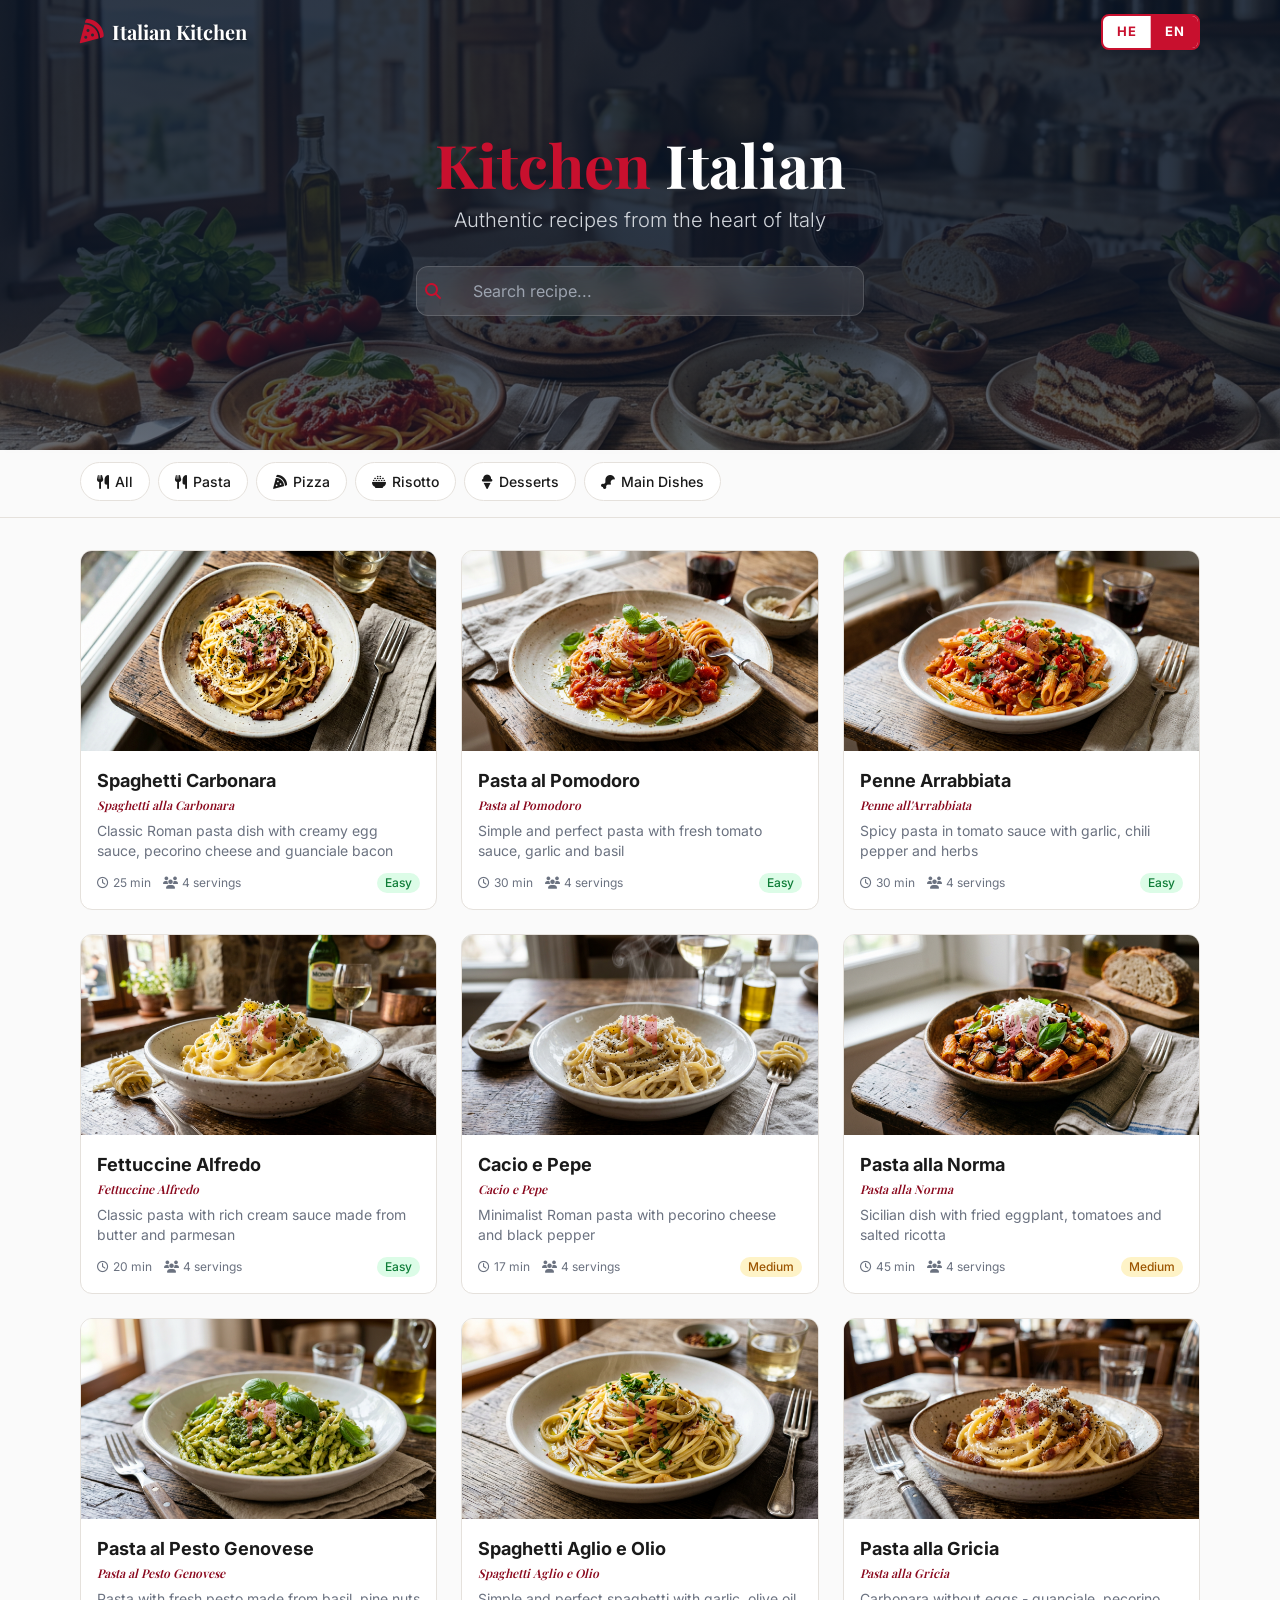
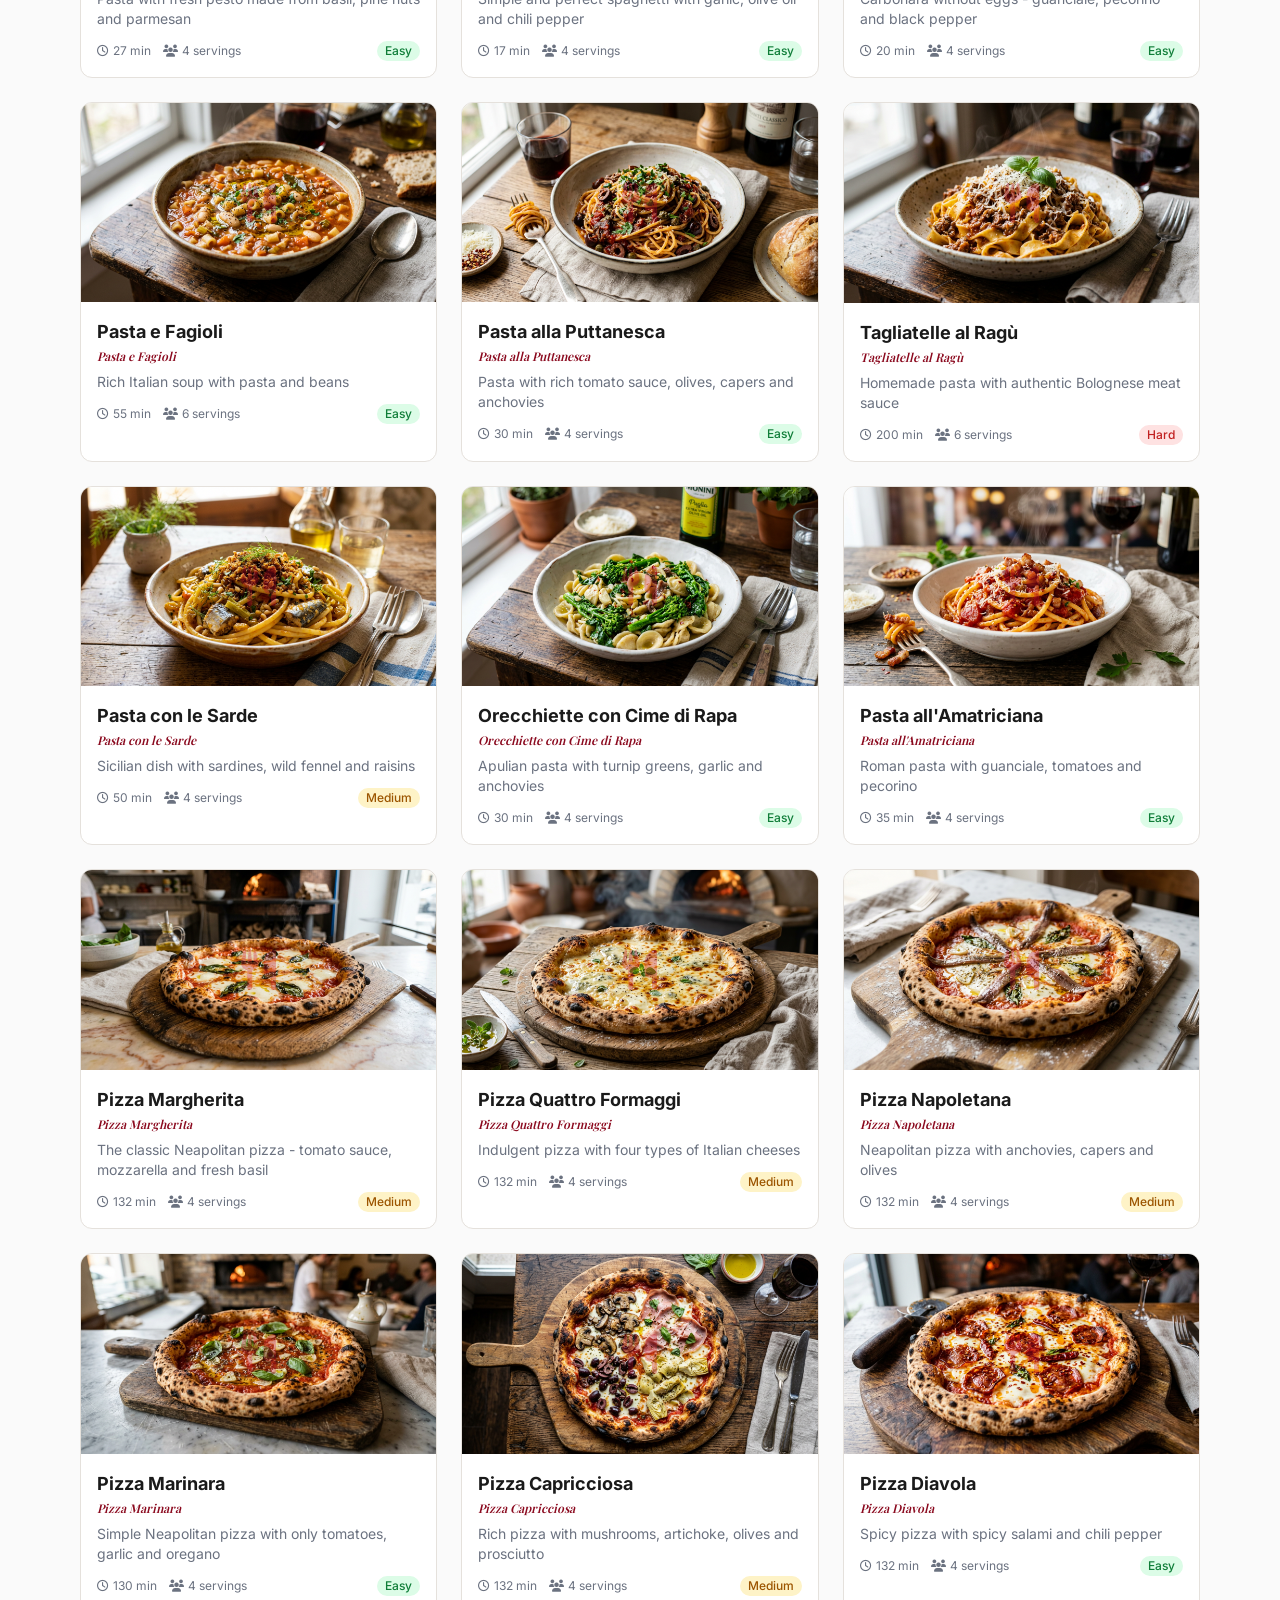
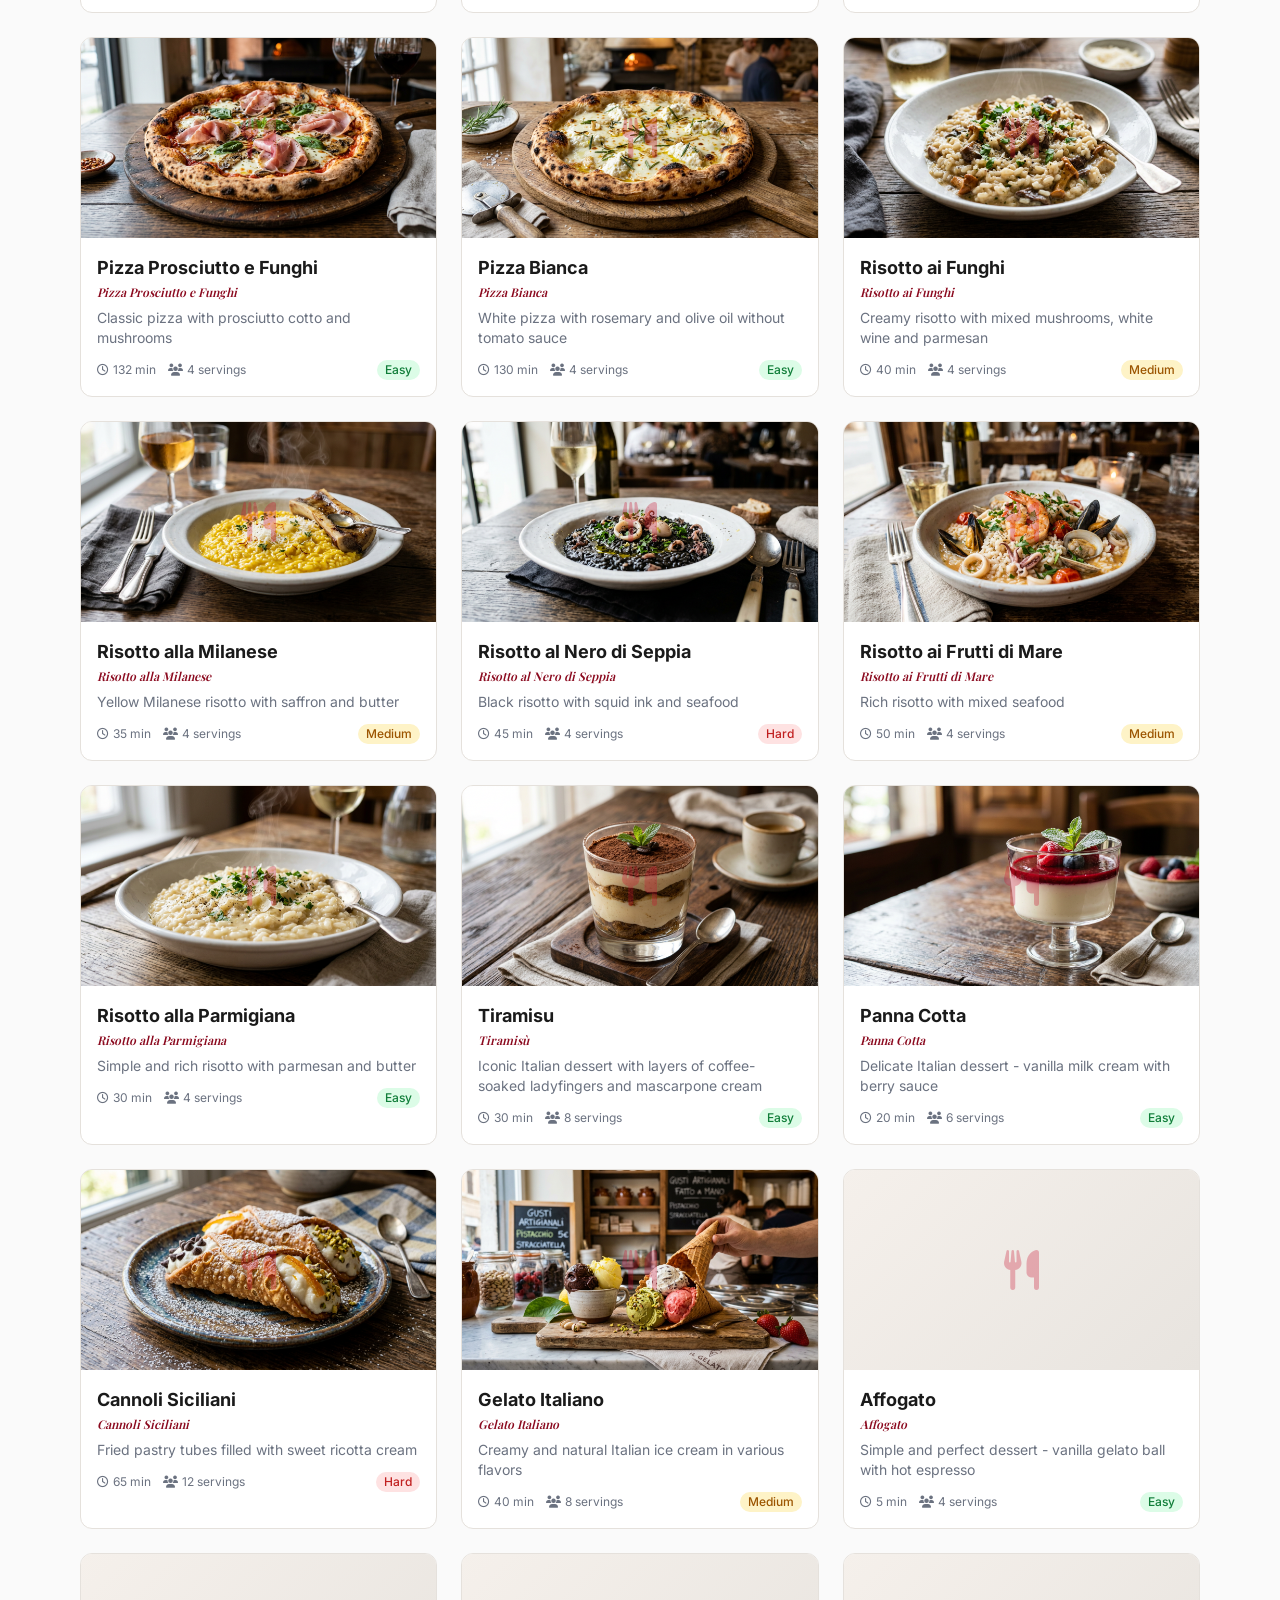
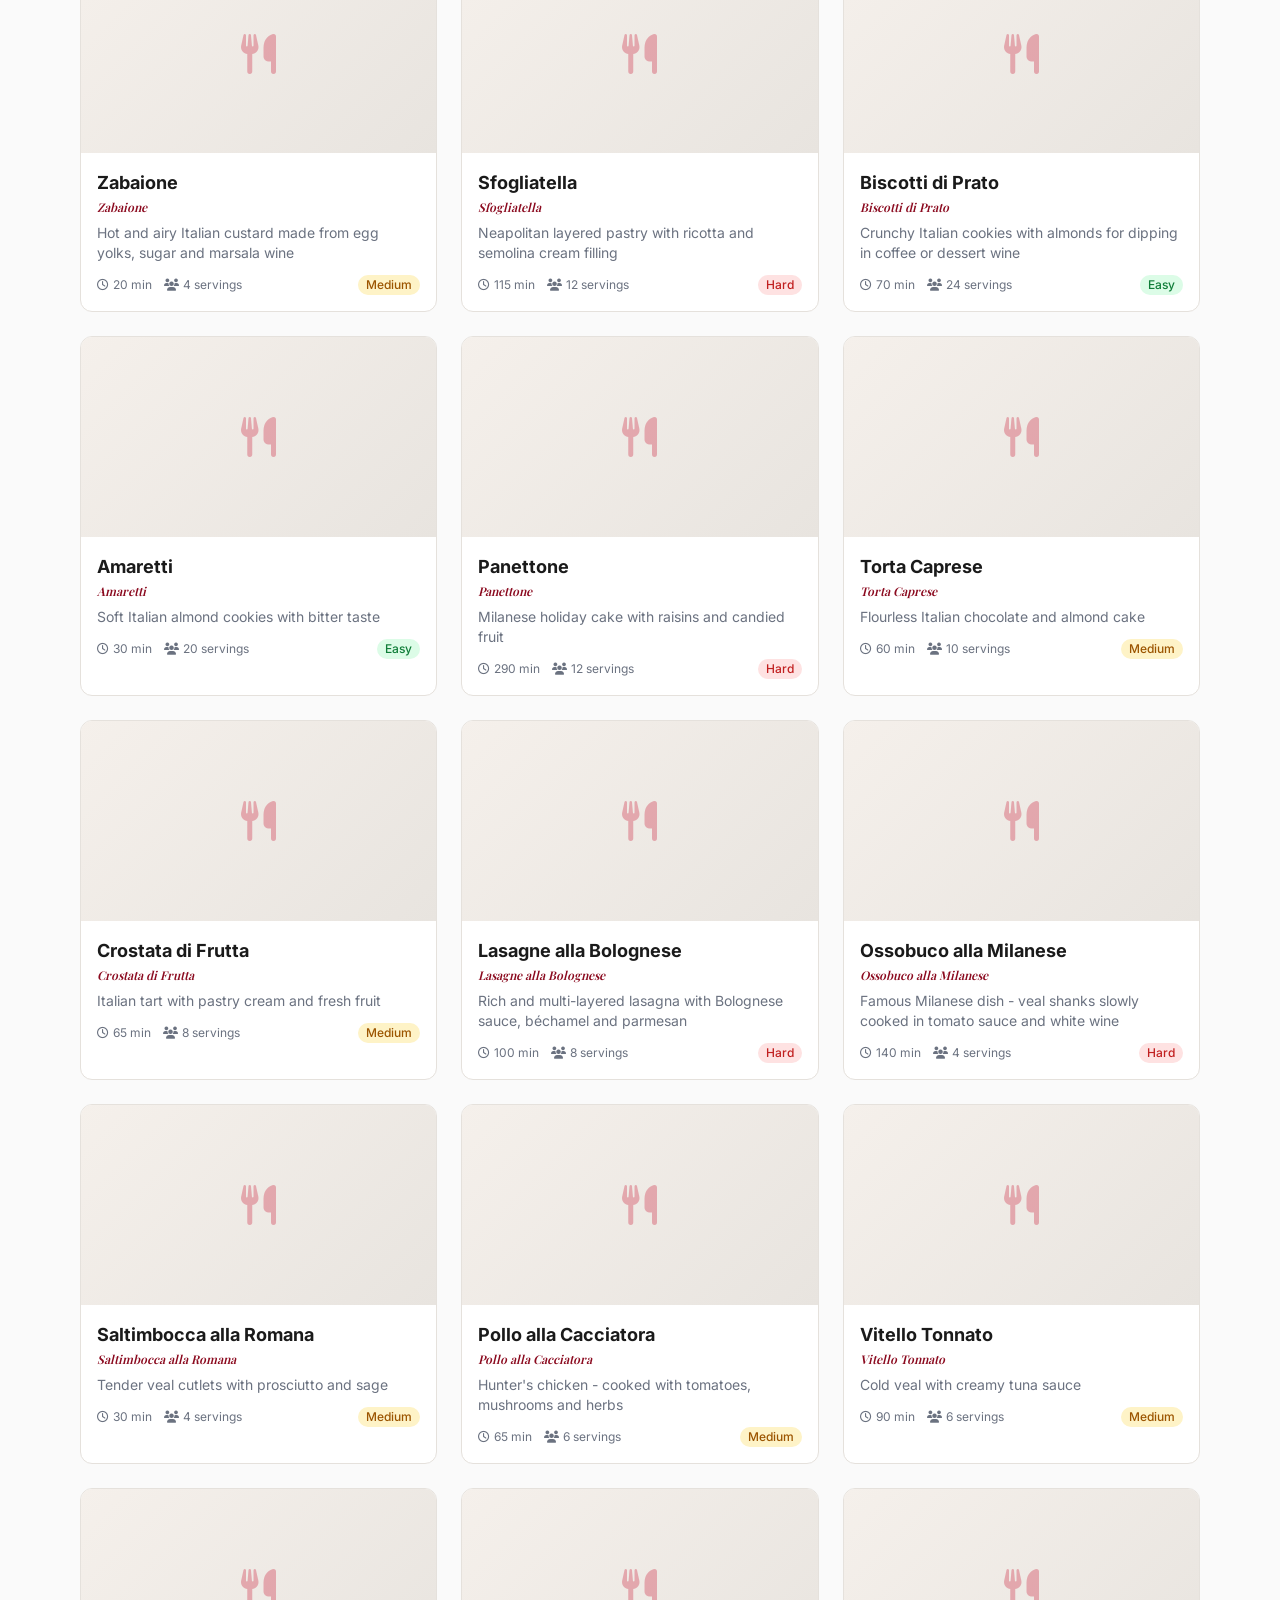
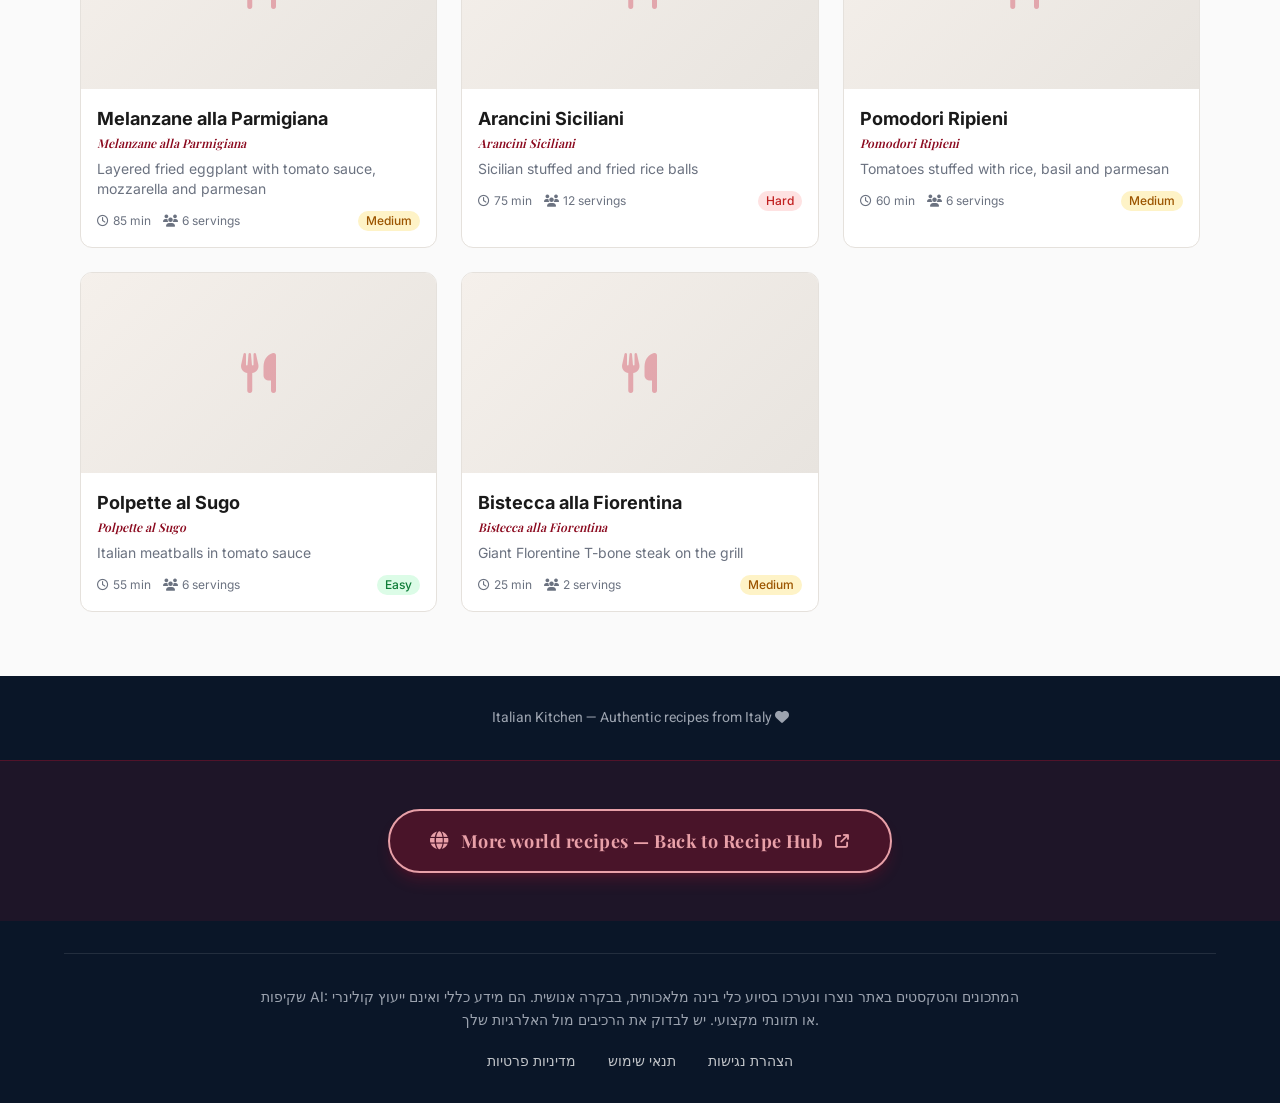
<file: index.html>
<!DOCTYPE html>
<html lang="he" dir="rtl">
<head>
    <meta charset="UTF-8">
    <meta name="viewport" content="width=device-width, initial-scale=1.0">
    <meta name="description" content="המטבח האיטלקי — מתכונים אותנטיים מאיטלקי, בעברית.">
    <meta property="og:title" content="המטבח האיטלקי">
    <meta property="og:description" content="מתכונים אותנטיים מהלב של איטליה">
    <meta property="og:type" content="website">
    <!-- Security policy declared before any resource so it governs them all.
         style-src allows 'unsafe-inline' for Tailwind-generated styles only.
         frame-ancestors / X-Content-Type-Options need real headers, which
         GitHub Pages cannot set - see governance/risk-register.md -->
    <meta http-equiv="Content-Security-Policy" content="default-src 'self'; script-src 'self'; style-src 'self' 'unsafe-inline'; img-src 'self' data:; font-src 'self'; connect-src 'self'; base-uri 'self'; form-action 'self'">
    <meta name="referrer" content="strict-origin-when-cross-origin">

    <!-- Self-hosted assets: zero third-party requests. See governance/data-map.md -->
    <link rel="stylesheet" href="assets/css/tailwind.css">
    <link rel="stylesheet" href="assets/fonts/fonts.css">
    <link rel="stylesheet" href="assets/vendor/fontawesome/fontawesome.min.css">
    <title>המטבח האיטלקי — מתכונים אותנטיים</title>

    <!-- Google Fonts -->
    <!-- Font Awesome -->
    <!-- Custom Styles -->
    <link rel="stylesheet" href="css/style.css">
</head>
<body class="bg-it-cream font-heebo text-it-charcoal min-h-screen">

    <a href="#main" class="skip-link" data-en="Skip to main content" data-he="דלג לתוכן העיקרי">דלג לתוכן העיקרי</a>

    <!-- Header -->
    <header id="app-header" class="fixed top-0 right-0 left-0 z-50 transition-all duration-200">
        <div class="max-w-6xl mx-auto px-4 h-16 md:h-18 flex items-center justify-between">
            <a href="#/" id="header-logo" class="flex items-center gap-2">
                <span class="text-it-primary text-2xl"><i class="fas fa-pizza-slice"></i></span>
                <span class="font-playfair font-bold text-lg md:text-xl text-it-charcoal">המטבח האיטלקי</span>
            </a>
            <div class="flex items-center gap-3">
                <!-- Language Switcher -->
                <div class="language-switcher">
                    <button class="lang-btn active" data-lang="he">HE</button>
                    <button class="lang-btn" data-lang="en">EN</button>
                </div>
                <!-- Back Button -->
                <button id="back-btn" class="hidden items-center gap-2 text-it-charcoal hover:text-it-primary transition-colors text-sm font-medium">
                    <span>חזרה למתכונים</span>
                    <i class="fas fa-arrow-left"></i>
                </button>
            </div>
        </div>
    </header>

    <!-- Main Content -->
    <main id="main">
        <!-- Home View -->
        <div id="home-view">
            <!-- Hero Section -->
            <section id="hero" class="home-hero relative flex items-center justify-center text-center overflow-hidden">
                <div class="relative z-10 px-4 w-full max-w-2xl mx-auto">
                    <h1 class="font-playfair text-4xl md:text-5xl lg:text-6xl font-bold text-white mb-3">
                        המטבח <span class="text-it-primary-light">האיטלקי</span>
                    </h1>
                    <p class="text-gray-300 text-lg md:text-xl mb-8 font-light">
                        מתכונים אותנטיים מהלב של איטליה
                    </p>
                    <!-- Search Bar -->
                    <div class="relative max-w-md mx-auto">
                        <div class="glass-search flex items-center rounded-xl overflow-hidden">
                            <span class="pr-4 pl-2 text-it-primary"><i class="fas fa-search"></i></span>
                            <input
                                id="search-input"
                                type="text"
                                placeholder="חיפוש מתכון..."
                                class="w-full py-3 pl-4 bg-transparent text-white placeholder-gray-400 outline-none text-base"
                            >
                            <button id="search-clear" class="hidden pl-4 pr-2 text-gray-400 hover:text-white transition-colors">
                                <i class="fas fa-times"></i>
                            </button>
                        </div>
                    </div>
                </div>
            </section>

            <!-- Category Filters -->
            <section class="sticky top-16 md:top-18 z-40 bg-it-cream/95 backdrop-blur-sm border-b border-it-border">
                <div class="max-w-6xl mx-auto px-4 py-3">
                    <div id="category-filters" class="flex gap-2 overflow-x-auto pb-1 scrollbar-hide"></div>
                    <div id="result-count" class="text-it-text-secondary text-sm mt-2 hidden"></div>
                </div>
            </section>

            <!-- Recipe Grid -->
            <section class="max-w-6xl mx-auto px-4 py-8">
                <!-- Screen-reader-only: the cards below use h3, so the hierarchy
                     needs an h2 here. Hidden visually; the design is unchanged. -->
                <h2 class="sr-only-heading" data-en="Recipes" data-he="מתכונים">מתכונים</h2>
                <div id="recipe-grid" class="grid gap-6" style="grid-template-columns: repeat(auto-fill, minmax(300px, 1fr));"></div>

                <!-- Empty State -->
                <div id="empty-state" class="hidden text-center py-16">
                    <div class="text-6xl mb-4 text-it-primary opacity-50"><i class="fas fa-search"></i></div>
                    <h3 class="text-xl font-bold text-it-charcoal mb-2">לא נמצאו מתכונים</h3>
                    <p class="text-it-text-secondary mb-4">נסו לשנות את מילות החיפוש או לבחור קטגוריה אחרת</p>
                    <button id="clear-filters-btn" class="px-6 py-2 bg-it-primary text-white rounded-lg hover:bg-it-primary-dark transition-colors font-medium">
                        נקה חיפוש
                    </button>
                </div>

                <!-- Loading State -->
                <div id="loading-state" class="text-center py-16">
                    <div class="spinner mb-4"></div>
                    <p class="text-it-text-secondary">טוען מתכונים...</p>
                </div>
            </section>
        </div>

        <!-- Recipe Detail View -->
        <div id="recipe-view" class="hidden"></div>
    </main>

    <!-- Footer -->
    <footer class="bg-it-navy text-gray-400 py-8 mt-8">
        <div class="max-w-6xl mx-auto px-4 text-center">
            <p class="font-heebo text-sm">
                המטבח האיטלקי — מתכונים אותנטיים מאיטלקי, בעברית
                <span class="text-it-primary mx-1"><i class="fas fa-heart"></i></span>
            </p>
        </div>

        <!-- Back to Hub -->
        <div class="py-12 bg-it-primary/10 border-t border-it-primary/30 mt-8">
            <div class="max-w-6xl mx-auto px-4 text-center">
                <a href="https://robertog62.github.io/recipes-world-hub/" target="_blank" rel="noopener noreferrer"
                   class="inline-flex items-center gap-3 border-2 border-it-primary-light bg-it-primary/25 text-it-primary-light font-playfair font-bold text-base md:text-lg px-10 py-4 rounded-full hover:bg-it-primary-light hover:text-it-navy transition-all duration-300 tracking-wide shadow-lg shadow-it-primary/20">
                    <i class="fa-solid fa-globe text-lg"></i>
                    <span>לעוד מתכוני עולם — חזרה לרכזת המתכונים</span>
                    <i class="fa-solid fa-arrow-up-right-from-square text-sm"></i>
                </a>
            </div>
        </div>

        <div class="max-w-6xl mx-auto px-4 text-center mt-8 pt-8 border-t border-white/10">
            <p class="text-sm leading-relaxed max-w-3xl mx-auto mb-5" class="text-white/75"
               data-en="AI transparency: the recipes and texts on this site were generated and edited with AI tools under human review. They are general guidance, not professional culinary or nutritional advice. Check ingredients against your own allergies."
               data-he="שקיפות AI: המתכונים והטקסטים באתר נוצרו ונערכו בסיוע כלי בינה מלאכותית, בבקרה אנושית. הם מידע כללי ואינם ייעוץ קולינרי או תזונתי מקצועי. יש לבדוק את הרכיבים מול האלרגיות שלך.">שקיפות AI: המתכונים והטקסטים באתר נוצרו ונערכו בסיוע כלי בינה מלאכותית, בבקרה אנושית. הם מידע כללי ואינם ייעוץ קולינרי או תזונתי מקצועי. יש לבדוק את הרכיבים מול האלרגיות שלך.</p>
            <div class="flex flex-wrap justify-center gap-x-8 gap-y-2 text-sm">
                <a href="privacy.html" class="text-white/75 hover:underline" data-en="Privacy Policy" data-he="מדיניות פרטיות">מדיניות פרטיות</a>
                <a href="terms.html" class="text-white/75 hover:underline" data-en="Terms of Use" data-he="תנאי שימוש">תנאי שימוש</a>
                <a href="accessibility.html" class="text-white/75 hover:underline" data-en="Accessibility" data-he="הצהרת נגישות">הצהרת נגישות</a>
            </div>
        </div>
    </footer>

    <!-- Scripts -->
    <!-- i18n must load first -->
    <script src="js/i18n.js"></script>
    <script src="js/data.js"></script>
    <script src="js/ui.js"></script>
    <script src="js/app.js"></script>
</body>
</html>
</file>
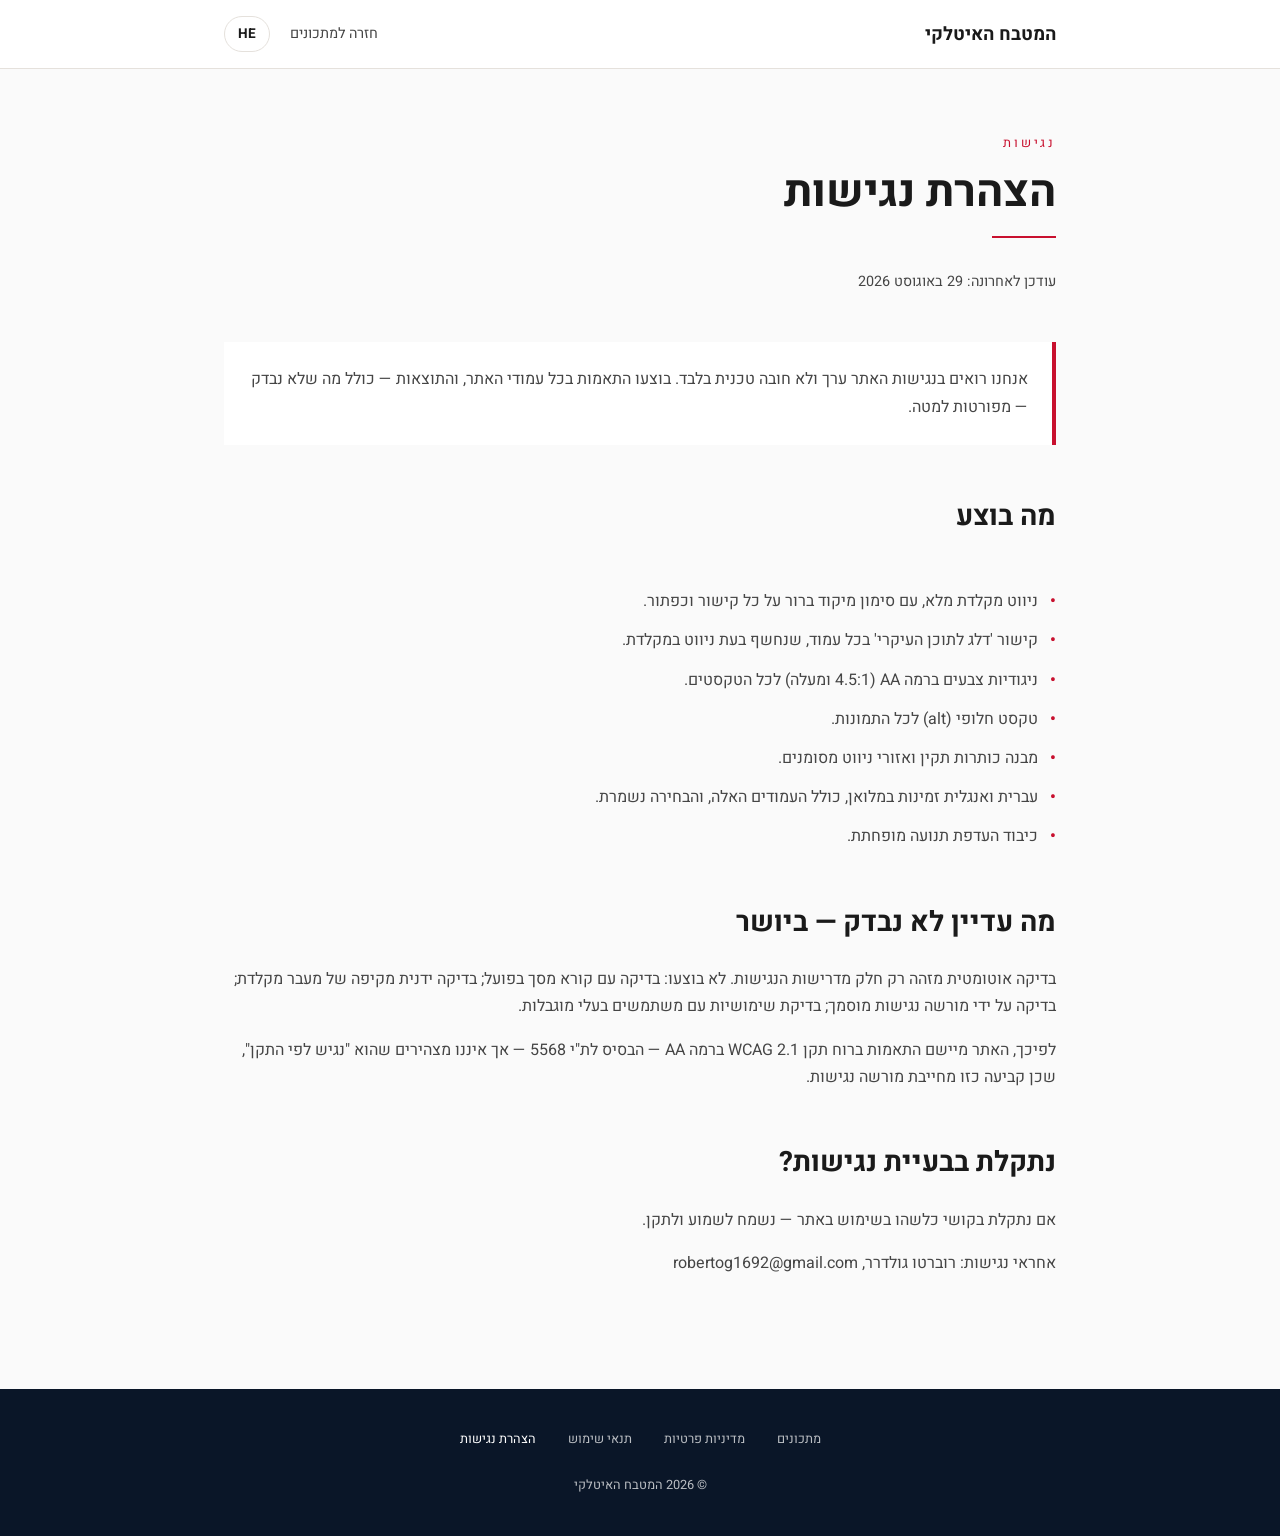
<file: accessibility.html>
<!DOCTYPE html>
<html lang="he" dir="rtl">
<head>
    <meta charset="UTF-8">
    <meta name="viewport" content="width=device-width, initial-scale=1.0">
    <title data-en="Accessibility Statement | Italian Kitchen" data-he="הצהרת נגישות | המטבח האיטלקי">הצהרת נגישות | המטבח האיטלקי</title>
    <meta name="description" content="הצהרת הנגישות של האתר — מה בוצע ומה לא נבדק.">
    <meta http-equiv="Content-Security-Policy" content="default-src 'self'; script-src 'self'; style-src 'self'; img-src 'self' data:; font-src 'self'; connect-src 'self'; base-uri 'self'; form-action 'self'">
    <meta name="referrer" content="strict-origin-when-cross-origin">
    <link rel="stylesheet" href="assets/fonts/fonts.css">
    <link rel="stylesheet" href="assets/css/policy.css">
</head>
<body class="p-body">

    <a href="#main" class="skip-link" data-en="Skip to main content" data-he="דלג לתוכן העיקרי">דלג לתוכן העיקרי</a>

    <nav class="p-nav" aria-label="ניווט">
        <div class="p-wrap p-nav-in">
            <a href="index.html" class="p-logo" data-en="Italian Kitchen" data-he="המטבח האיטלקי">המטבח האיטלקי</a>
            <div class="p-navlinks">
                <a href="index.html" class="p-back" data-en="Back to recipes" data-he="חזרה למתכונים">חזרה למתכונים</a>
                <button id="langToggle" type="button" class="p-langbtn"><span id="langLabel">HE</span></button>
            </div>
        </div>
    </nav>

    <main id="main">
        <div class="p-wrap">
            <p class="p-eyebrow" data-en="Accessibility" data-he="נגישות">נגישות</p>
            <h1 data-en="Accessibility Statement" data-he="הצהרת נגישות">הצהרת נגישות</h1>
            <div class="p-rule"></div>
            <p class="p-updated" data-en="Last updated: 29 August 2026" data-he="עודכן לאחרונה: 29 באוגוסט 2026">עודכן לאחרונה: 29 באוגוסט 2026</p>

        <div class="p-callout"><p data-en="Accessibility here is treated as something worth doing, not a box to tick. Adjustments were made across the site, and the results - including what was not tested - are set out below." data-he="אנחנו רואים בנגישות האתר ערך ולא חובה טכנית בלבד. בוצעו התאמות בכל עמודי האתר, והתוצאות — כולל מה שלא נבדק — מפורטות למטה.">Accessibility here is treated as something worth doing, not a box to tick. Adjustments were made across the site, and the results - including what was not tested - are set out below.</p></div>
        <section>
            <h2 data-en="What was done" data-he="מה בוצע">What was done</h2>
        </section>
        <ul class="p-list">
            <li><span data-en="Full keyboard navigation, with a clear focus indicator on every link and button." data-he="ניווט מקלדת מלא, עם סימון מיקוד ברור על כל קישור וכפתור.">Full keyboard navigation, with a clear focus indicator on every link and button.</span></li>
            <li><span data-en="A 'skip to main content' link on every page, revealed on keyboard focus." data-he="קישור 'דלג לתוכן העיקרי' בכל עמוד, שנחשף בעת ניווט במקלדת.">A 'skip to main content' link on every page, revealed on keyboard focus.</span></li>
            <li><span data-en="Colour contrast at AA level (4.5:1 or better) for all text." data-he="ניגודיות צבעים ברמה AA (4.5:1 ומעלה) לכל הטקסטים.">Colour contrast at AA level (4.5:1 or better) for all text.</span></li>
            <li><span data-en="Alt text on every image." data-he="טקסט חלופי (alt) לכל התמונות.">Alt text on every image.</span></li>
            <li><span data-en="Correct heading hierarchy and landmark regions." data-he="מבנה כותרות תקין ואזורי ניווט מסומנים.">Correct heading hierarchy and landmark regions.</span></li>
            <li><span data-en="Hebrew and English are both fully available, including these pages, and the choice is remembered." data-he="עברית ואנגלית זמינות במלואן, כולל העמודים האלה, והבחירה נשמרת.">Hebrew and English are both fully available, including these pages, and the choice is remembered.</span></li>
            <li><span data-en="Reduced-motion preference is honoured." data-he="כיבוד העדפת תנועה מופחתת.">Reduced-motion preference is honoured.</span></li>
        </ul>
        <section>
            <h2 data-en="What has not been tested - stated honestly" data-he="מה עדיין לא נבדק — ביושר">What has not been tested - stated honestly</h2>
            <p data-en="Automated testing covers only part of the accessibility requirements. Not done: testing with an actual screen reader; a full manual keyboard walkthrough; review by a certified accessibility professional; usability testing with disabled users." data-he="בדיקה אוטומטית מזהה רק חלק מדרישות הנגישות. לא בוצעו: בדיקה עם קורא מסך בפועל; בדיקה ידנית מקיפה של מעבר מקלדת; בדיקה על ידי מורשה נגישות מוסמך; בדיקת שימושיות עם משתמשים בעלי מוגבלות.">Automated testing covers only part of the accessibility requirements. Not done: testing with an actual screen reader; a full manual keyboard walkthrough; review by a certified accessibility professional; usability testing with disabled users.</p>
            <p data-en="Accordingly, the site applies adjustments in the spirit of WCAG 2.1 level AA - the basis for Israeli standard 5568 - but we do not state that it 'conforms to the standard', because that requires a certified accessibility professional." data-he="לפיכך, האתר מיישם התאמות ברוח תקן WCAG 2.1 ברמה AA — הבסיס לת&quot;י 5568 — אך איננו מצהירים שהוא &quot;נגיש לפי התקן&quot;, שכן קביעה כזו מחייבת מורשה נגישות.">Accordingly, the site applies adjustments in the spirit of WCAG 2.1 level AA - the basis for Israeli standard 5568 - but we do not state that it 'conforms to the standard', because that requires a certified accessibility professional.</p>
        </section>
        <section>
            <h2 data-en="Found a problem?" data-he="נתקלת בבעיית נגישות?">Found a problem?</h2>
            <p data-en="If anything here was hard to use, we would like to hear about it and fix it." data-he="אם נתקלת בקושי כלשהו בשימוש באתר — נשמח לשמוע ולתקן.">If anything here was hard to use, we would like to hear about it and fix it.</p>
            <p data-en="Accessibility contact: Roberto Goldreer, robertog1692@gmail.com" data-he="אחראי נגישות: רוברטו גולדרר, robertog1692@gmail.com">Accessibility contact: Roberto Goldreer, robertog1692@gmail.com</p>
        </section>

        </div>
    </main>

    <footer class="p-footer">
        <div class="p-wrap">
            <div class="p-footer-links">
                <a href="index.html" data-en="Recipes" data-he="מתכונים">מתכונים</a>
                <a href="privacy.html" data-en="Privacy Policy" data-he="מדיניות פרטיות">מדיניות פרטיות</a>
                <a href="terms.html" data-en="Terms of Use" data-he="תנאי שימוש">תנאי שימוש</a>
                <a href="accessibility.html" aria-current="page" data-en="Accessibility" data-he="הצהרת נגישות">הצהרת נגישות</a>
            </div>
            <p class="p-copy">&copy; 2026 המטבח האיטלקי</p>
        </div>
    </footer>

    <script src="assets/js/policy.js"></script>
</body>
</html>
</file>
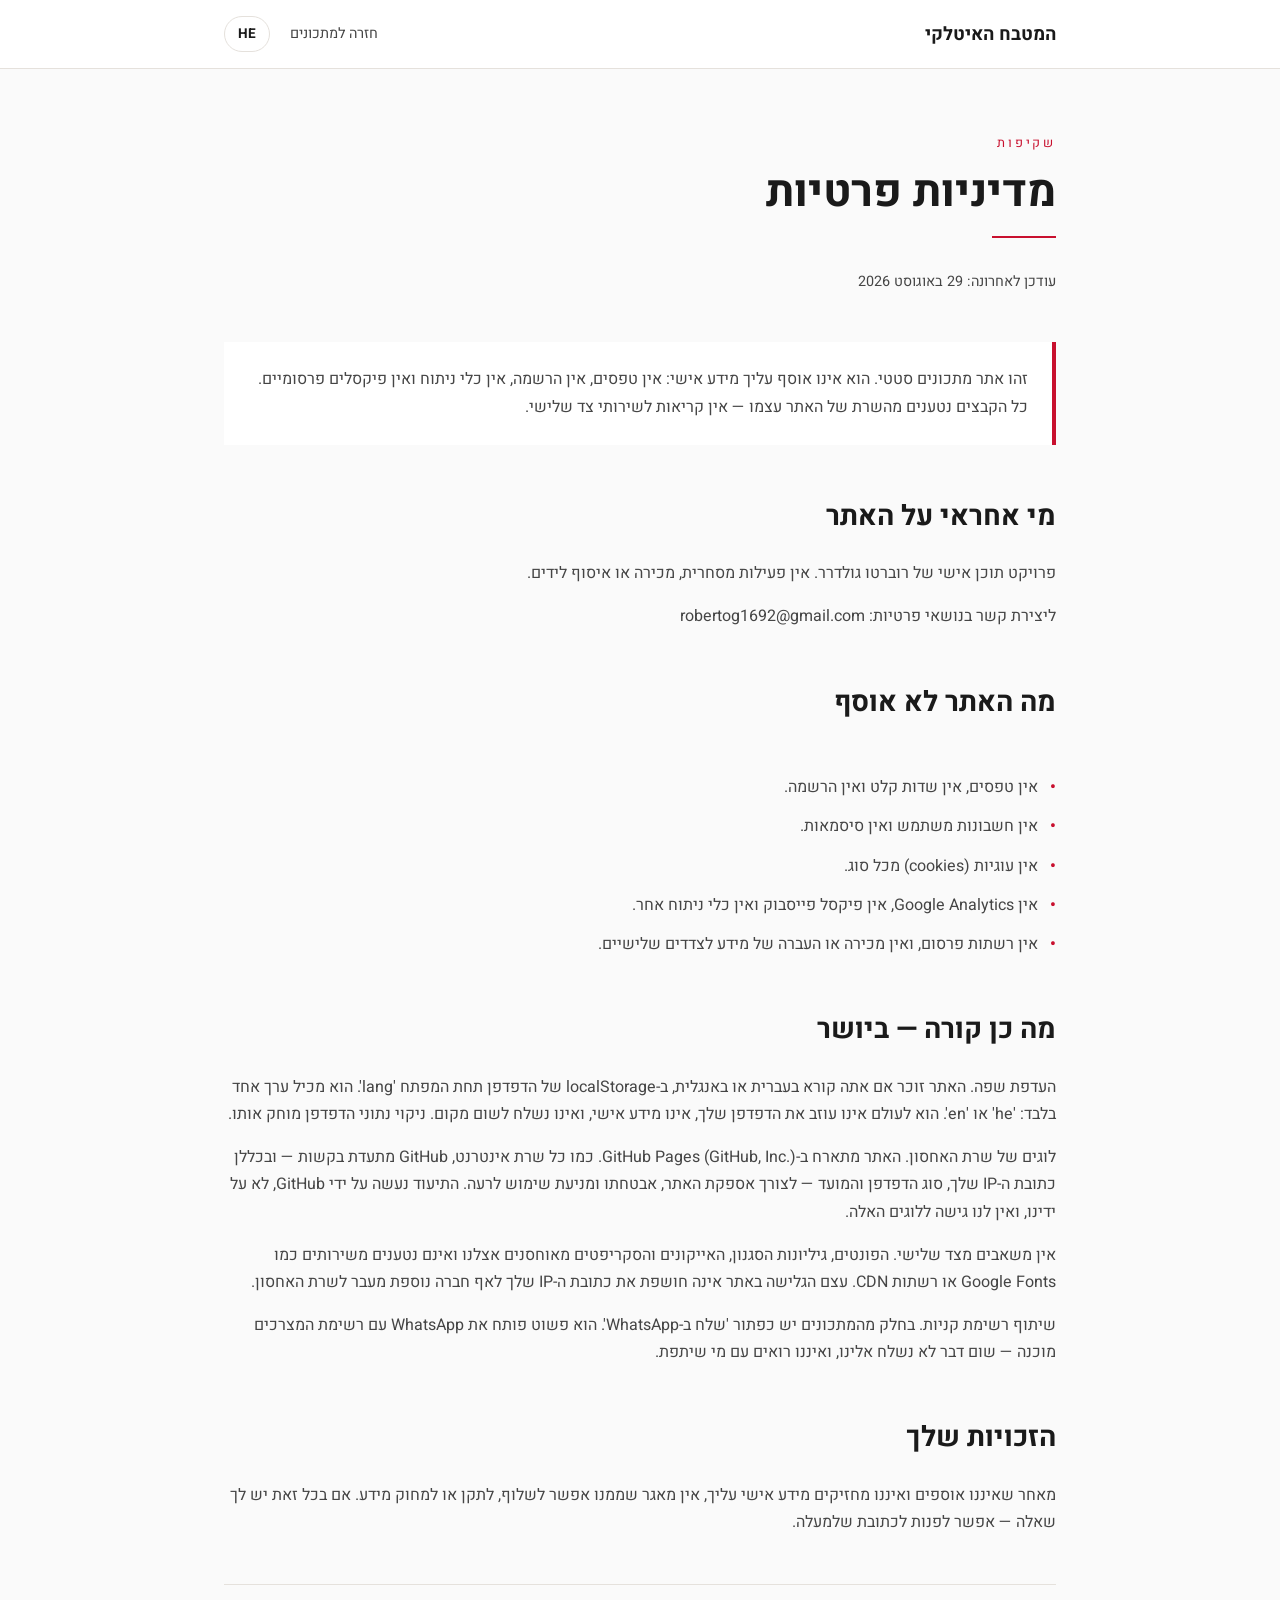
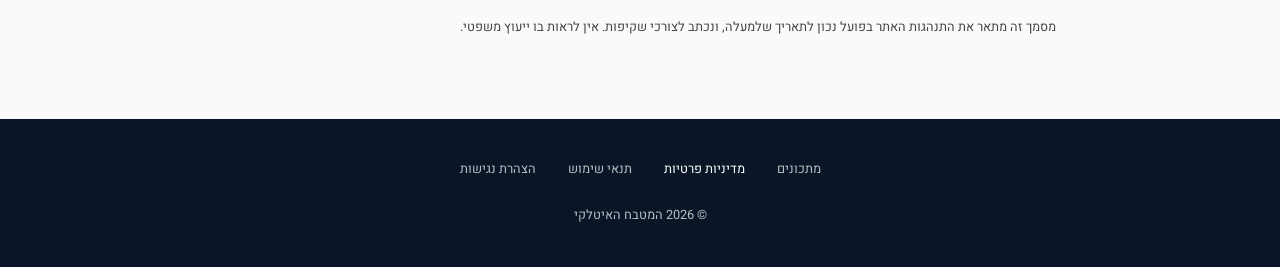
<file: privacy.html>
<!DOCTYPE html>
<html lang="he" dir="rtl">
<head>
    <meta charset="UTF-8">
    <meta name="viewport" content="width=device-width, initial-scale=1.0">
    <title data-en="Privacy Policy | Italian Kitchen" data-he="מדיניות פרטיות | המטבח האיטלקי">מדיניות פרטיות | המטבח האיטלקי</title>
    <meta name="description" content="מדיניות הפרטיות של האתר — מה נאסף ומה לא.">
    <meta http-equiv="Content-Security-Policy" content="default-src 'self'; script-src 'self'; style-src 'self'; img-src 'self' data:; font-src 'self'; connect-src 'self'; base-uri 'self'; form-action 'self'">
    <meta name="referrer" content="strict-origin-when-cross-origin">
    <link rel="stylesheet" href="assets/fonts/fonts.css">
    <link rel="stylesheet" href="assets/css/policy.css">
</head>
<body class="p-body">

    <a href="#main" class="skip-link" data-en="Skip to main content" data-he="דלג לתוכן העיקרי">דלג לתוכן העיקרי</a>

    <nav class="p-nav" aria-label="ניווט">
        <div class="p-wrap p-nav-in">
            <a href="index.html" class="p-logo" data-en="Italian Kitchen" data-he="המטבח האיטלקי">המטבח האיטלקי</a>
            <div class="p-navlinks">
                <a href="index.html" class="p-back" data-en="Back to recipes" data-he="חזרה למתכונים">חזרה למתכונים</a>
                <button id="langToggle" type="button" class="p-langbtn"><span id="langLabel">HE</span></button>
            </div>
        </div>
    </nav>

    <main id="main">
        <div class="p-wrap">
            <p class="p-eyebrow" data-en="Transparency" data-he="שקיפות">שקיפות</p>
            <h1 data-en="Privacy Policy" data-he="מדיניות פרטיות">מדיניות פרטיות</h1>
            <div class="p-rule"></div>
            <p class="p-updated" data-en="Last updated: 29 August 2026" data-he="עודכן לאחרונה: 29 באוגוסט 2026">עודכן לאחרונה: 29 באוגוסט 2026</p>

        <div class="p-callout"><p data-en="This is a static recipe site. It does not collect personal information about you: no forms, no sign-up, no analytics, no advertising pixels. Every file loads from this site's own server - there are no third-party requests." data-he="זהו אתר מתכונים סטטי. הוא אינו אוסף עליך מידע אישי: אין טפסים, אין הרשמה, אין כלי ניתוח ואין פיקסלים פרסומיים. כל הקבצים נטענים מהשרת של האתר עצמו — אין קריאות לשירותי צד שלישי.">This is a static recipe site. It does not collect personal information about you: no forms, no sign-up, no analytics, no advertising pixels. Every file loads from this site's own server - there are no third-party requests.</p></div>
        <section>
            <h2 data-en="Who runs this site" data-he="מי אחראי על האתר">Who runs this site</h2>
            <p data-en="A personal content project by Roberto Goldreer. No commerce, no sales, no lead collection." data-he="פרויקט תוכן אישי של רוברטו גולדרר. אין פעילות מסחרית, מכירה או איסוף לידים.">A personal content project by Roberto Goldreer. No commerce, no sales, no lead collection.</p>
            <p data-en="Privacy contact: robertog1692@gmail.com" data-he="ליצירת קשר בנושאי פרטיות: robertog1692@gmail.com">Privacy contact: robertog1692@gmail.com</p>
        </section>
        <section>
            <h2 data-en="What this site does not collect" data-he="מה האתר לא אוסף">What this site does not collect</h2>
        </section>
        <ul class="p-list">
            <li><span data-en="No forms, no input fields and no registration." data-he="אין טפסים, אין שדות קלט ואין הרשמה.">No forms, no input fields and no registration.</span></li>
            <li><span data-en="No user accounts and no passwords." data-he="אין חשבונות משתמש ואין סיסמאות.">No user accounts and no passwords.</span></li>
            <li><span data-en="No cookies of any kind." data-he="אין עוגיות (cookies) מכל סוג.">No cookies of any kind.</span></li>
            <li><span data-en="No Google Analytics, no Facebook pixel, no other analytics tool." data-he="אין Google Analytics, אין פיקסל פייסבוק ואין כלי ניתוח אחר.">No Google Analytics, no Facebook pixel, no other analytics tool.</span></li>
            <li><span data-en="No advertising networks, and no sale or sharing of data with third parties." data-he="אין רשתות פרסום, ואין מכירה או העברה של מידע לצדדים שלישיים.">No advertising networks, and no sale or sharing of data with third parties.</span></li>
        </ul>
        <section>
            <h2 data-en="What does happen - stated plainly" data-he="מה כן קורה — ביושר">What does happen - stated plainly</h2>
            <p data-en="Language preference. The site remembers whether you are reading in Hebrew or English, in your browser's localStorage under the key 'lang'. It holds one value: 'he' or 'en'. It never leaves your browser, it is not personal information, and it is not sent anywhere. Clearing your browser data removes it." data-he="העדפת שפה. האתר זוכר אם אתה קורא בעברית או באנגלית, ב-localStorage של הדפדפן תחת המפתח 'lang'. הוא מכיל ערך אחד בלבד: 'he' או 'en'. הוא לעולם אינו עוזב את הדפדפן שלך, אינו מידע אישי, ואינו נשלח לשום מקום. ניקוי נתוני הדפדפן מוחק אותו.">Language preference. The site remembers whether you are reading in Hebrew or English, in your browser's localStorage under the key 'lang'. It holds one value: 'he' or 'en'. It never leaves your browser, it is not personal information, and it is not sent anywhere. Clearing your browser data removes it.</p>
            <p data-en="Hosting logs. The site is hosted on GitHub Pages (GitHub, Inc.). Like any web server, GitHub records requests - including your IP address, browser type and time - to serve the site, secure it and prevent abuse. That logging is done by GitHub, not by us, and we have no access to those logs." data-he="לוגים של שרת האחסון. האתר מתארח ב-GitHub Pages (GitHub, Inc.). כמו כל שרת אינטרנט, GitHub מתעדת בקשות — ובכללן כתובת ה-IP שלך, סוג הדפדפן והמועד — לצורך אספקת האתר, אבטחתו ומניעת שימוש לרעה. התיעוד נעשה על ידי GitHub, לא על ידינו, ואין לנו גישה ללוגים האלה.">Hosting logs. The site is hosted on GitHub Pages (GitHub, Inc.). Like any web server, GitHub records requests - including your IP address, browser type and time - to serve the site, secure it and prevent abuse. That logging is done by GitHub, not by us, and we have no access to those logs.</p>
            <p data-en="No third-party resources. Fonts, stylesheets, icons and scripts are all stored here and are not loaded from services such as Google Fonts or a CDN. Simply browsing this site does not expose your IP address to any company beyond the host." data-he="אין משאבים מצד שלישי. הפונטים, גיליונות הסגנון, האייקונים והסקריפטים מאוחסנים אצלנו ואינם נטענים משירותים כמו Google Fonts או רשתות CDN. עצם הגלישה באתר אינה חושפת את כתובת ה-IP שלך לאף חברה נוספת מעבר לשרת האחסון.">No third-party resources. Fonts, stylesheets, icons and scripts are all stored here and are not loaded from services such as Google Fonts or a CDN. Simply browsing this site does not expose your IP address to any company beyond the host.</p>
            <p data-en="Sharing a shopping list. Some recipes offer a 'send by WhatsApp' button. It simply opens WhatsApp with the ingredient list ready - nothing is sent to us, and we do not see who you shared it with." data-he="שיתוף רשימת קניות. בחלק מהמתכונים יש כפתור 'שלח ב-WhatsApp'. הוא פשוט פותח את WhatsApp עם רשימת המצרכים מוכנה — שום דבר לא נשלח אלינו, ואיננו רואים עם מי שיתפת.">Sharing a shopping list. Some recipes offer a 'send by WhatsApp' button. It simply opens WhatsApp with the ingredient list ready - nothing is sent to us, and we do not see who you shared it with.</p>
        </section>
        <section>
            <h2 data-en="Your rights" data-he="הזכויות שלך">Your rights</h2>
            <p data-en="Because we do not collect or hold personal data about you, there is no record to retrieve, correct or delete. If you still have a question, write to the address above." data-he="מאחר שאיננו אוספים ואיננו מחזיקים מידע אישי עליך, אין מאגר שממנו אפשר לשלוף, לתקן או למחוק מידע. אם בכל זאת יש לך שאלה — אפשר לפנות לכתובת שלמעלה.">Because we do not collect or hold personal data about you, there is no record to retrieve, correct or delete. If you still have a question, write to the address above.</p>
        </section>
        <div class="p-note"><p data-en="This document describes how the site actually behaves as of the date above, and is written for transparency. It is not legal advice." data-he="מסמך זה מתאר את התנהגות האתר בפועל נכון לתאריך שלמעלה, ונכתב לצורכי שקיפות. אין לראות בו ייעוץ משפטי.">This document describes how the site actually behaves as of the date above, and is written for transparency. It is not legal advice.</p></div>

        </div>
    </main>

    <footer class="p-footer">
        <div class="p-wrap">
            <div class="p-footer-links">
                <a href="index.html" data-en="Recipes" data-he="מתכונים">מתכונים</a>
                <a href="privacy.html" aria-current="page" data-en="Privacy Policy" data-he="מדיניות פרטיות">מדיניות פרטיות</a>
                <a href="terms.html" data-en="Terms of Use" data-he="תנאי שימוש">תנאי שימוש</a>
                <a href="accessibility.html" data-en="Accessibility" data-he="הצהרת נגישות">הצהרת נגישות</a>
            </div>
            <p class="p-copy">&copy; 2026 המטבח האיטלקי</p>
        </div>
    </footer>

    <script src="assets/js/policy.js"></script>
</body>
</html>
</file>
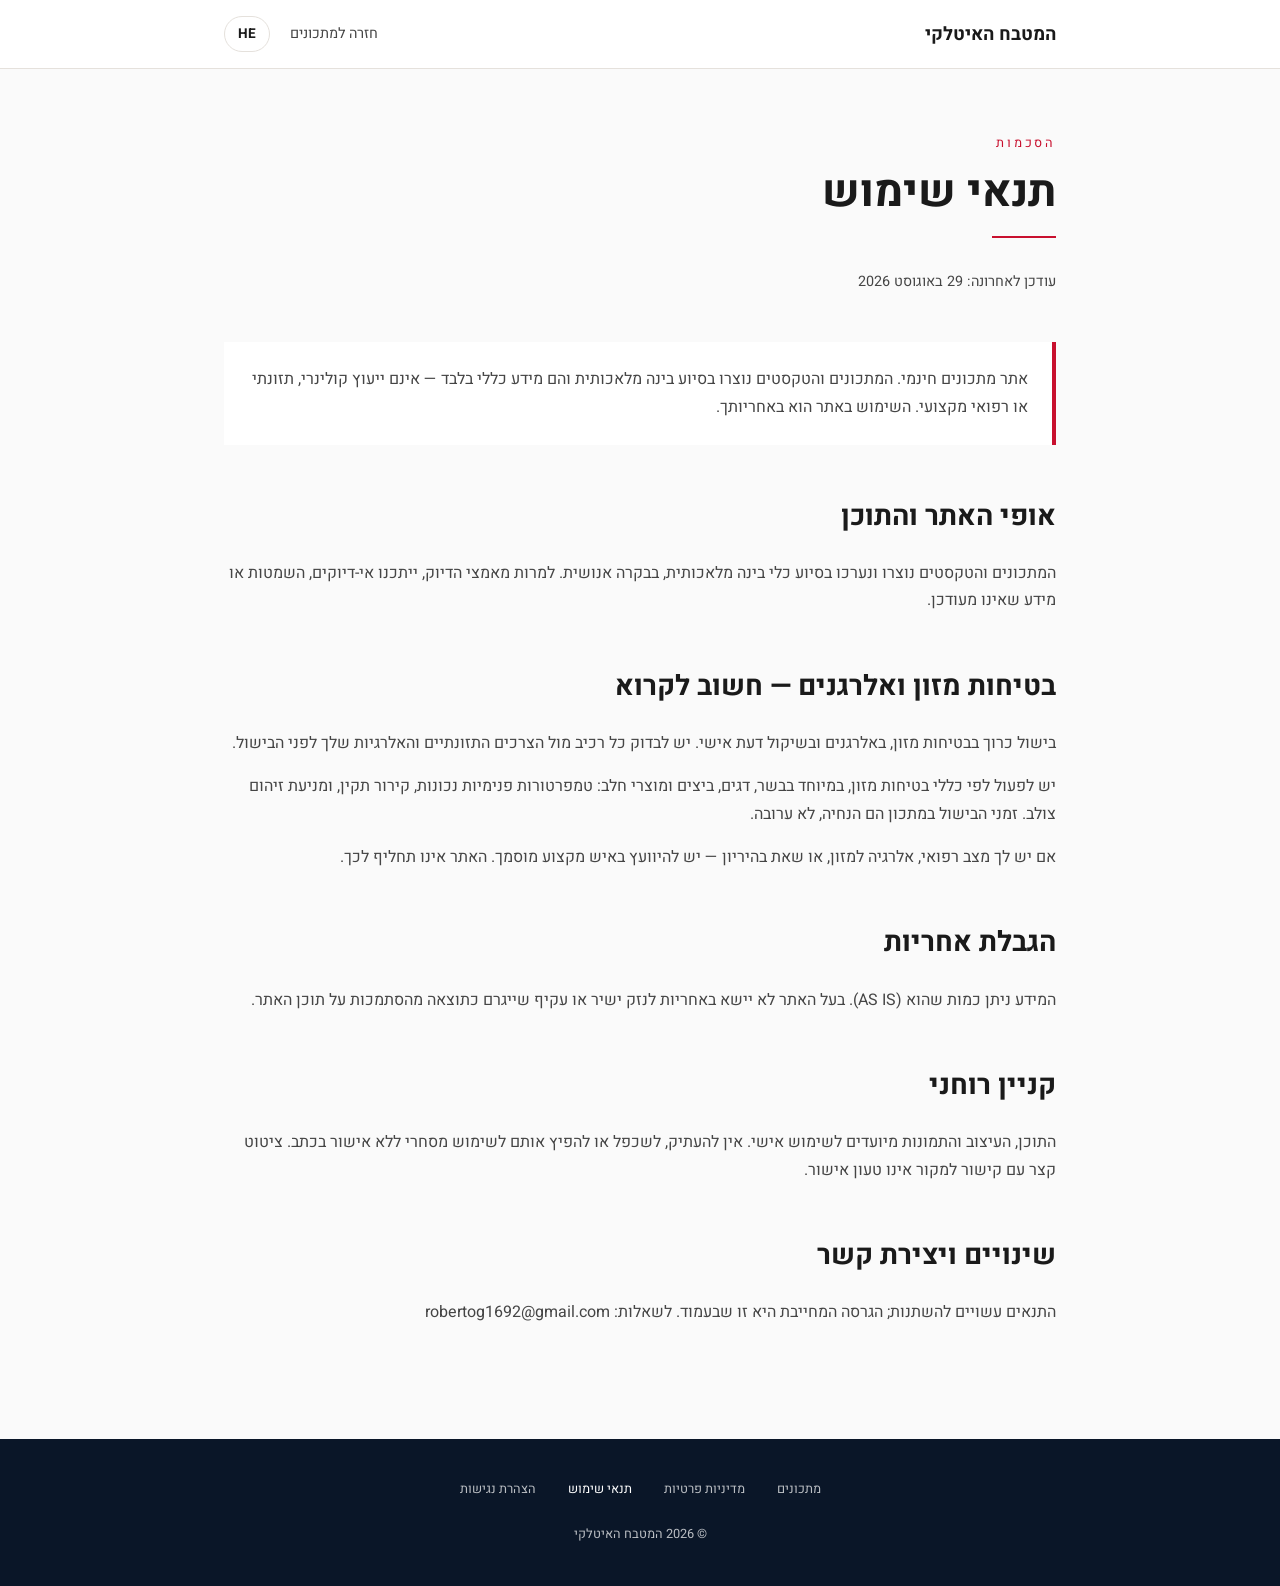
<file: terms.html>
<!DOCTYPE html>
<html lang="he" dir="rtl">
<head>
    <meta charset="UTF-8">
    <meta name="viewport" content="width=device-width, initial-scale=1.0">
    <title data-en="Terms of Use | Italian Kitchen" data-he="תנאי שימוש | המטבח האיטלקי">תנאי שימוש | המטבח האיטלקי</title>
    <meta name="description" content="תנאי השימוש באתר, בטיחות מזון והגבלת אחריות.">
    <meta http-equiv="Content-Security-Policy" content="default-src 'self'; script-src 'self'; style-src 'self'; img-src 'self' data:; font-src 'self'; connect-src 'self'; base-uri 'self'; form-action 'self'">
    <meta name="referrer" content="strict-origin-when-cross-origin">
    <link rel="stylesheet" href="assets/fonts/fonts.css">
    <link rel="stylesheet" href="assets/css/policy.css">
</head>
<body class="p-body">

    <a href="#main" class="skip-link" data-en="Skip to main content" data-he="דלג לתוכן העיקרי">דלג לתוכן העיקרי</a>

    <nav class="p-nav" aria-label="ניווט">
        <div class="p-wrap p-nav-in">
            <a href="index.html" class="p-logo" data-en="Italian Kitchen" data-he="המטבח האיטלקי">המטבח האיטלקי</a>
            <div class="p-navlinks">
                <a href="index.html" class="p-back" data-en="Back to recipes" data-he="חזרה למתכונים">חזרה למתכונים</a>
                <button id="langToggle" type="button" class="p-langbtn"><span id="langLabel">HE</span></button>
            </div>
        </div>
    </nav>

    <main id="main">
        <div class="p-wrap">
            <p class="p-eyebrow" data-en="Agreements" data-he="הסכמות">הסכמות</p>
            <h1 data-en="Terms of Use" data-he="תנאי שימוש">תנאי שימוש</h1>
            <div class="p-rule"></div>
            <p class="p-updated" data-en="Last updated: 29 August 2026" data-he="עודכן לאחרונה: 29 באוגוסט 2026">עודכן לאחרונה: 29 באוגוסט 2026</p>

        <div class="p-callout"><p data-en="A free recipe site. The recipes and texts were created with AI assistance and are general guidance only - not professional culinary, nutritional or medical advice. Use of the site is at your own responsibility." data-he="אתר מתכונים חינמי. המתכונים והטקסטים נוצרו בסיוע בינה מלאכותית והם מידע כללי בלבד — אינם ייעוץ קולינרי, תזונתי או רפואי מקצועי. השימוש באתר הוא באחריותך.">A free recipe site. The recipes and texts were created with AI assistance and are general guidance only - not professional culinary, nutritional or medical advice. Use of the site is at your own responsibility.</p></div>
        <section>
            <h2 data-en="The nature of the content" data-he="אופי האתר והתוכן">The nature of the content</h2>
            <p data-en="The recipes and texts were generated and edited with AI tools under human review. Despite efforts at accuracy, there may be errors, omissions or outdated information." data-he="המתכונים והטקסטים נוצרו ונערכו בסיוע כלי בינה מלאכותית, בבקרה אנושית. למרות מאמצי הדיוק, ייתכנו אי-דיוקים, השמטות או מידע שאינו מעודכן.">The recipes and texts were generated and edited with AI tools under human review. Despite efforts at accuracy, there may be errors, omissions or outdated information.</p>
        </section>
        <section>
            <h2 data-en="Food safety and allergens - please read" data-he="בטיחות מזון ואלרגנים — חשוב לקרוא">Food safety and allergens - please read</h2>
            <p data-en="Cooking involves food safety, allergens and personal judgement. Check every ingredient against your own dietary needs and allergies before cooking." data-he="בישול כרוך בבטיחות מזון, באלרגנים ובשיקול דעת אישי. יש לבדוק כל רכיב מול הצרכים התזונתיים והאלרגיות שלך לפני הבישול.">Cooking involves food safety, allergens and personal judgement. Check every ingredient against your own dietary needs and allergies before cooking.</p>
            <p data-en="Follow safe food-handling practice, especially with meat, fish, eggs and dairy: correct internal temperatures, proper refrigeration and no cross-contamination. Cooking times in a recipe are a guide, not a guarantee." data-he="יש לפעול לפי כללי בטיחות מזון, במיוחד בבשר, דגים, ביצים ומוצרי חלב: טמפרטורות פנימיות נכונות, קירור תקין, ומניעת זיהום צולב. זמני הבישול במתכון הם הנחיה, לא ערובה.">Follow safe food-handling practice, especially with meat, fish, eggs and dairy: correct internal temperatures, proper refrigeration and no cross-contamination. Cooking times in a recipe are a guide, not a guarantee.</p>
            <p data-en="If you have a medical condition, a food allergy, or you are pregnant, consult a qualified professional. This site is not a substitute for that." data-he="אם יש לך מצב רפואי, אלרגיה למזון, או שאת בהיריון — יש להיוועץ באיש מקצוע מוסמך. האתר אינו תחליף לכך.">If you have a medical condition, a food allergy, or you are pregnant, consult a qualified professional. This site is not a substitute for that.</p>
        </section>
        <section>
            <h2 data-en="Limitation of liability" data-he="הגבלת אחריות">Limitation of liability</h2>
            <p data-en="The information is provided AS IS. The site owner accepts no liability for direct or indirect damage arising from reliance on the content." data-he="המידע ניתן כמות שהוא (AS IS). בעל האתר לא יישא באחריות לנזק ישיר או עקיף שייגרם כתוצאה מהסתמכות על תוכן האתר.">The information is provided AS IS. The site owner accepts no liability for direct or indirect damage arising from reliance on the content.</p>
        </section>
        <section>
            <h2 data-en="Intellectual property" data-he="קניין רוחני">Intellectual property</h2>
            <p data-en="The content, design and images are intended for personal use. Do not copy, reproduce or distribute them commercially without written permission. A short quotation with a link to the source needs no permission." data-he="התוכן, העיצוב והתמונות מיועדים לשימוש אישי. אין להעתיק, לשכפל או להפיץ אותם לשימוש מסחרי ללא אישור בכתב. ציטוט קצר עם קישור למקור אינו טעון אישור.">The content, design and images are intended for personal use. Do not copy, reproduce or distribute them commercially without written permission. A short quotation with a link to the source needs no permission.</p>
        </section>
        <section>
            <h2 data-en="Changes and contact" data-he="שינויים ויצירת קשר">Changes and contact</h2>
            <p data-en="These terms may change; the binding version is the one on this page. Questions: robertog1692@gmail.com" data-he="התנאים עשויים להשתנות; הגרסה המחייבת היא זו שבעמוד. לשאלות: robertog1692@gmail.com">These terms may change; the binding version is the one on this page. Questions: robertog1692@gmail.com</p>
        </section>

        </div>
    </main>

    <footer class="p-footer">
        <div class="p-wrap">
            <div class="p-footer-links">
                <a href="index.html" data-en="Recipes" data-he="מתכונים">מתכונים</a>
                <a href="privacy.html" data-en="Privacy Policy" data-he="מדיניות פרטיות">מדיניות פרטיות</a>
                <a href="terms.html" aria-current="page" data-en="Terms of Use" data-he="תנאי שימוש">תנאי שימוש</a>
                <a href="accessibility.html" data-en="Accessibility" data-he="הצהרת נגישות">הצהרת נגישות</a>
            </div>
            <p class="p-copy">&copy; 2026 המטבח האיטלקי</p>
        </div>
    </footer>

    <script src="assets/js/policy.js"></script>
</body>
</html>
</file>
<file: assets/fonts/fonts.css>
@font-face{font-family:'Heebo';font-style:normal;font-weight:300;font-display:swap;src:url('heebo-300-normal-hebrew.woff2') format('woff2');unicode-range:U+0307-0308, U+0590-05FF, U+200C-2010, U+20AA, U+25CC, U+FB1D-FB4F;}
@font-face{font-family:'Heebo';font-style:normal;font-weight:300;font-display:swap;src:url('heebo-300-normal-latin-ext.woff2') format('woff2');unicode-range:U+0100-02BA, U+02BD-02C5, U+02C7-02CC, U+02CE-02D7, U+02DD-02FF, U+0304, U+0308, U+0329, U+1D00-1DBF, U+1E00-1E9F, U+1EF2-1EFF, U+2020, U+20A0-20AB, U+20AD-20C0, U+2113, U+2C60-2C7F, U+A720-A7FF;}
@font-face{font-family:'Heebo';font-style:normal;font-weight:300;font-display:swap;src:url('heebo-300-normal-latin.woff2') format('woff2');unicode-range:U+0000-00FF, U+0131, U+0152-0153, U+02BB-02BC, U+02C6, U+02DA, U+02DC, U+0304, U+0308, U+0329, U+2000-206F, U+20AC, U+2122, U+2191, U+2193, U+2212, U+2215, U+FEFF, U+FFFD;}
@font-face{font-family:'Heebo';font-style:normal;font-weight:400;font-display:swap;src:url('heebo-400-normal-hebrew.woff2') format('woff2');unicode-range:U+0307-0308, U+0590-05FF, U+200C-2010, U+20AA, U+25CC, U+FB1D-FB4F;}
@font-face{font-family:'Heebo';font-style:normal;font-weight:400;font-display:swap;src:url('heebo-400-normal-latin-ext.woff2') format('woff2');unicode-range:U+0100-02BA, U+02BD-02C5, U+02C7-02CC, U+02CE-02D7, U+02DD-02FF, U+0304, U+0308, U+0329, U+1D00-1DBF, U+1E00-1E9F, U+1EF2-1EFF, U+2020, U+20A0-20AB, U+20AD-20C0, U+2113, U+2C60-2C7F, U+A720-A7FF;}
@font-face{font-family:'Heebo';font-style:normal;font-weight:400;font-display:swap;src:url('heebo-400-normal-latin.woff2') format('woff2');unicode-range:U+0000-00FF, U+0131, U+0152-0153, U+02BB-02BC, U+02C6, U+02DA, U+02DC, U+0304, U+0308, U+0329, U+2000-206F, U+20AC, U+2122, U+2191, U+2193, U+2212, U+2215, U+FEFF, U+FFFD;}
@font-face{font-family:'Heebo';font-style:normal;font-weight:500;font-display:swap;src:url('heebo-500-normal-hebrew.woff2') format('woff2');unicode-range:U+0307-0308, U+0590-05FF, U+200C-2010, U+20AA, U+25CC, U+FB1D-FB4F;}
@font-face{font-family:'Heebo';font-style:normal;font-weight:500;font-display:swap;src:url('heebo-500-normal-latin-ext.woff2') format('woff2');unicode-range:U+0100-02BA, U+02BD-02C5, U+02C7-02CC, U+02CE-02D7, U+02DD-02FF, U+0304, U+0308, U+0329, U+1D00-1DBF, U+1E00-1E9F, U+1EF2-1EFF, U+2020, U+20A0-20AB, U+20AD-20C0, U+2113, U+2C60-2C7F, U+A720-A7FF;}
@font-face{font-family:'Heebo';font-style:normal;font-weight:500;font-display:swap;src:url('heebo-500-normal-latin.woff2') format('woff2');unicode-range:U+0000-00FF, U+0131, U+0152-0153, U+02BB-02BC, U+02C6, U+02DA, U+02DC, U+0304, U+0308, U+0329, U+2000-206F, U+20AC, U+2122, U+2191, U+2193, U+2212, U+2215, U+FEFF, U+FFFD;}
@font-face{font-family:'Heebo';font-style:normal;font-weight:700;font-display:swap;src:url('heebo-700-normal-hebrew.woff2') format('woff2');unicode-range:U+0307-0308, U+0590-05FF, U+200C-2010, U+20AA, U+25CC, U+FB1D-FB4F;}
@font-face{font-family:'Heebo';font-style:normal;font-weight:700;font-display:swap;src:url('heebo-700-normal-latin-ext.woff2') format('woff2');unicode-range:U+0100-02BA, U+02BD-02C5, U+02C7-02CC, U+02CE-02D7, U+02DD-02FF, U+0304, U+0308, U+0329, U+1D00-1DBF, U+1E00-1E9F, U+1EF2-1EFF, U+2020, U+20A0-20AB, U+20AD-20C0, U+2113, U+2C60-2C7F, U+A720-A7FF;}
@font-face{font-family:'Heebo';font-style:normal;font-weight:700;font-display:swap;src:url('heebo-700-normal-latin.woff2') format('woff2');unicode-range:U+0000-00FF, U+0131, U+0152-0153, U+02BB-02BC, U+02C6, U+02DA, U+02DC, U+0304, U+0308, U+0329, U+2000-206F, U+20AC, U+2122, U+2191, U+2193, U+2212, U+2215, U+FEFF, U+FFFD;}
@font-face{font-family:'Inter';font-style:normal;font-weight:300;font-display:swap;src:url('inter-300-normal-latin-ext.woff2') format('woff2');unicode-range:U+0100-02BA, U+02BD-02C5, U+02C7-02CC, U+02CE-02D7, U+02DD-02FF, U+0304, U+0308, U+0329, U+1D00-1DBF, U+1E00-1E9F, U+1EF2-1EFF, U+2020, U+20A0-20AB, U+20AD-20C0, U+2113, U+2C60-2C7F, U+A720-A7FF;}
@font-face{font-family:'Inter';font-style:normal;font-weight:300;font-display:swap;src:url('inter-300-normal-latin.woff2') format('woff2');unicode-range:U+0000-00FF, U+0131, U+0152-0153, U+02BB-02BC, U+02C6, U+02DA, U+02DC, U+0304, U+0308, U+0329, U+2000-206F, U+20AC, U+2122, U+2191, U+2193, U+2212, U+2215, U+FEFF, U+FFFD;}
@font-face{font-family:'Inter';font-style:normal;font-weight:400;font-display:swap;src:url('inter-400-normal-latin-ext.woff2') format('woff2');unicode-range:U+0100-02BA, U+02BD-02C5, U+02C7-02CC, U+02CE-02D7, U+02DD-02FF, U+0304, U+0308, U+0329, U+1D00-1DBF, U+1E00-1E9F, U+1EF2-1EFF, U+2020, U+20A0-20AB, U+20AD-20C0, U+2113, U+2C60-2C7F, U+A720-A7FF;}
@font-face{font-family:'Inter';font-style:normal;font-weight:400;font-display:swap;src:url('inter-400-normal-latin.woff2') format('woff2');unicode-range:U+0000-00FF, U+0131, U+0152-0153, U+02BB-02BC, U+02C6, U+02DA, U+02DC, U+0304, U+0308, U+0329, U+2000-206F, U+20AC, U+2122, U+2191, U+2193, U+2212, U+2215, U+FEFF, U+FFFD;}
@font-face{font-family:'Inter';font-style:normal;font-weight:500;font-display:swap;src:url('inter-500-normal-latin-ext.woff2') format('woff2');unicode-range:U+0100-02BA, U+02BD-02C5, U+02C7-02CC, U+02CE-02D7, U+02DD-02FF, U+0304, U+0308, U+0329, U+1D00-1DBF, U+1E00-1E9F, U+1EF2-1EFF, U+2020, U+20A0-20AB, U+20AD-20C0, U+2113, U+2C60-2C7F, U+A720-A7FF;}
@font-face{font-family:'Inter';font-style:normal;font-weight:500;font-display:swap;src:url('inter-500-normal-latin.woff2') format('woff2');unicode-range:U+0000-00FF, U+0131, U+0152-0153, U+02BB-02BC, U+02C6, U+02DA, U+02DC, U+0304, U+0308, U+0329, U+2000-206F, U+20AC, U+2122, U+2191, U+2193, U+2212, U+2215, U+FEFF, U+FFFD;}
@font-face{font-family:'Inter';font-style:normal;font-weight:700;font-display:swap;src:url('inter-700-normal-latin-ext.woff2') format('woff2');unicode-range:U+0100-02BA, U+02BD-02C5, U+02C7-02CC, U+02CE-02D7, U+02DD-02FF, U+0304, U+0308, U+0329, U+1D00-1DBF, U+1E00-1E9F, U+1EF2-1EFF, U+2020, U+20A0-20AB, U+20AD-20C0, U+2113, U+2C60-2C7F, U+A720-A7FF;}
@font-face{font-family:'Inter';font-style:normal;font-weight:700;font-display:swap;src:url('inter-700-normal-latin.woff2') format('woff2');unicode-range:U+0000-00FF, U+0131, U+0152-0153, U+02BB-02BC, U+02C6, U+02DA, U+02DC, U+0304, U+0308, U+0329, U+2000-206F, U+20AC, U+2122, U+2191, U+2193, U+2212, U+2215, U+FEFF, U+FFFD;}
@font-face{font-family:'Playfair Display';font-style:normal;font-weight:600;font-display:swap;src:url('playfair-display-600-normal-latin-ext.woff2') format('woff2');unicode-range:U+0100-02BA, U+02BD-02C5, U+02C7-02CC, U+02CE-02D7, U+02DD-02FF, U+0304, U+0308, U+0329, U+1D00-1DBF, U+1E00-1E9F, U+1EF2-1EFF, U+2020, U+20A0-20AB, U+20AD-20C0, U+2113, U+2C60-2C7F, U+A720-A7FF;}
@font-face{font-family:'Playfair Display';font-style:normal;font-weight:600;font-display:swap;src:url('playfair-display-600-normal-latin.woff2') format('woff2');unicode-range:U+0000-00FF, U+0131, U+0152-0153, U+02BB-02BC, U+02C6, U+02DA, U+02DC, U+0304, U+0308, U+0329, U+2000-206F, U+20AC, U+2122, U+2191, U+2193, U+2212, U+2215, U+FEFF, U+FFFD;}
@font-face{font-family:'Playfair Display';font-style:normal;font-weight:700;font-display:swap;src:url('playfair-display-700-normal-latin-ext.woff2') format('woff2');unicode-range:U+0100-02BA, U+02BD-02C5, U+02C7-02CC, U+02CE-02D7, U+02DD-02FF, U+0304, U+0308, U+0329, U+1D00-1DBF, U+1E00-1E9F, U+1EF2-1EFF, U+2020, U+20A0-20AB, U+20AD-20C0, U+2113, U+2C60-2C7F, U+A720-A7FF;}
@font-face{font-family:'Playfair Display';font-style:normal;font-weight:700;font-display:swap;src:url('playfair-display-700-normal-latin.woff2') format('woff2');unicode-range:U+0000-00FF, U+0131, U+0152-0153, U+02BB-02BC, U+02C6, U+02DA, U+02DC, U+0304, U+0308, U+0329, U+2000-206F, U+20AC, U+2122, U+2191, U+2193, U+2212, U+2215, U+FEFF, U+FFFD;}
</file>
<file: css/style.css>
/* ======================================
   המטבח האיטלקי — Custom Styles
   ====================================== */

/* --- CSS Custom Properties --- */
:root {
    --it-primary: #C8102E;
    --it-primary-light: #E8A0A8;
    --it-primary-dark: #8B0A1F;
    --it-cream: #FAFAFA;
    --it-charcoal: #1A1A1A;
    --it-navy: #0A1628;
    --it-warm-gray: #F5F0EB;
    --it-text-secondary: #6B7280;
    --it-border: #E5E1DC;
}

/* --- Base --- */
body {
    -webkit-font-smoothing: antialiased;
    -moz-osx-font-smoothing: grayscale;
}

/* --- Glassmorphism --- */
.glass {
    background: rgba(255, 255, 255, 0.85);
    backdrop-filter: blur(16px);
    -webkit-backdrop-filter: blur(16px);
    border: 1px solid rgba(255, 255, 255, 0.2);
}

.glass-search {
    background: rgba(255, 255, 255, 0.1);
    backdrop-filter: blur(12px);
    -webkit-backdrop-filter: blur(12px);
    border: 1px solid rgba(255, 255, 255, 0.15);
}

.glass-search:focus-within {
    border-color: var(--it-primary);
    box-shadow: 0 0 0 2px rgba(0, 0, 0, 0.1);
}

/* --- Header --- */
.header-glass {
    background: rgba(250, 250, 250, 0.9);
    backdrop-filter: blur(12px);
    -webkit-backdrop-filter: blur(12px);
    border-bottom: 1px solid var(--it-border);
    box-shadow: 0 1px 3px rgba(0, 0, 0, 0.05);
}

/* The header is transparent over the hero photo until 50px of scroll, so the
   charcoal wordmark sat on whatever the photo happened to put behind it --
   measured 1.0-1.7:1 across the sites, against a 4.5:1 bar. White while the
   header is transparent; the .header-glass panel restores the charcoal. */
#app-header:not(.header-glass) #header-logo > span:last-child {
    color: #FFFFFF;
    text-shadow: 0 1px 3px rgba(0, 0, 0, 0.45);
}

/* --- Home Hero --- */
.home-hero {
    min-height: 50vh;
    background: url('../images/Italian_Cuisine_Hero_Background.jpg') center / cover no-repeat;
}

.home-hero::after {
    content: '';
    position: absolute;
    inset: 0;
    background: linear-gradient(to bottom, rgba(10, 22, 40, 0.85) 0%, rgba(10, 22, 40, 0.85) 62%, rgba(10, 22, 40, 0.62) 100%);
}

/* --- Card Lift Effect --- */
.card-lift {
    transition: transform 0.4s cubic-bezier(0.22, 1, 0.36, 1),
                box-shadow 0.4s cubic-bezier(0.22, 1, 0.36, 1);
}

.card-lift:hover {
    transform: translateY(-6px);
    box-shadow: 0 20px 40px rgba(0, 0, 0, 0.08),
                0 8px 16px rgba(0, 0, 0, 0.04);
}

/* --- Recipe Card --- */
.recipe-card {
    border: 1px solid var(--it-border);
    border-radius: 12px;
    overflow: hidden;
    background: white;
    cursor: pointer;
}

.recipe-card-image-wrapper {
    aspect-ratio: 16 / 9;
    background: linear-gradient(135deg, var(--it-warm-gray) 0%, #e8e4df 100%);
    position: relative;
    overflow: hidden;
}

.recipe-card-image {
    aspect-ratio: 16 / 9;
    object-fit: cover;
    width: 100%;
    transition: transform 0.6s ease-out, opacity 0.4s ease;
    opacity: 0;
}

.recipe-card-image.loaded { opacity: 1; }

.img-placeholder {
    position: absolute;
    inset: 0;
    display: flex;
    align-items: center;
    justify-content: center;
    color: var(--it-primary);
    opacity: 0.3;
    font-size: 2.5rem;
}

.recipe-card:hover .recipe-card-image { transform: scale(1.05); }

/* --- Difficulty Badges --- */
.badge-easy { background-color: #dcfce7; color: #0F7D38; }
.badge-medium { background-color: #fef3c7; color: #9C5501; }
.badge-hard { background-color: #fee2e2; color: #C12020; }

/* --- Category Pills --- */
.category-pill {
    white-space: nowrap;
    padding: 0.5rem 1rem;
    border-radius: 9999px;
    font-size: 0.875rem;
    font-weight: 500;
    border: 1px solid var(--it-border);
    background: white;
    color: var(--it-charcoal);
    cursor: pointer;
    transition: all 0.2s ease;
    display: flex;
    align-items: center;
    gap: 0.375rem;
}

.category-pill:hover {
    border-color: var(--it-primary);
    color: var(--it-primary);
}

.category-pill.active {
    background: var(--it-primary);
    color: white;
    border-color: var(--it-primary);
}

/* --- Recipe Detail Hero --- */
.recipe-hero {
    position: relative;
    min-height: 50vh;
    background-size: cover;
    background-position: center;
    display: flex;
    align-items: flex-end;
}

.recipe-hero::after {
    content: '';
    position: absolute;
    inset: 0;
    background: linear-gradient(to top, rgba(10, 22, 40, 0.85) 0%, rgba(10, 22, 40, 0.3) 50%, transparent 100%);
}

@media (min-width: 1024px) {
    .recipe-hero { min-height: 40vh; }
}

/* --- Step Number Circle --- */
.step-number {
    width: 32px;
    height: 32px;
    min-width: 32px;
    border-radius: 50%;
    background: var(--it-primary);
    color: white;
    display: flex;
    align-items: center;
    justify-content: center;
    font-weight: 700;
    font-size: 0.875rem;
}

/* --- Meta Item --- */
.meta-item {
    display: flex;
    flex-direction: column;
    align-items: center;
    gap: 0.25rem;
    padding: 0 1rem;
}

.meta-item:not(:last-child) {
    border-left: 1px solid var(--it-border);
}

/* --- Ingredient Row --- */
.ingredient-row {
    display: flex;
    align-items: center;
    gap: 0.75rem;
    padding: 0.5rem 0;
    border-bottom: 1px solid rgba(229, 225, 220, 0.5);
    line-height: 1.75;
}

.ingredient-row:last-child { border-bottom: none; }

/* --- Loading Spinner --- */
.spinner {
    width: 40px;
    height: 40px;
    border: 3px solid var(--it-border);
    border-top-color: var(--it-primary);
    border-radius: 50%;
    animation: spin 0.8s linear infinite;
    margin: 0 auto;
}

@keyframes spin { to { transform: rotate(360deg); } }

/* --- View Transition --- */
.view-fade-in { animation: fadeIn 0.3s ease forwards; }

@keyframes fadeIn {
    from { opacity: 0; transform: translateY(8px); }
    to { opacity: 1; transform: translateY(0); }
}

/* --- Scrollbar Hide --- */
.scrollbar-hide { -ms-overflow-style: none; scrollbar-width: none; }
.scrollbar-hide::-webkit-scrollbar { display: none; }

/* --- Tag Pill --- */
.tag-pill {
    display: inline-flex;
    align-items: center;
    gap: 0.25rem;
    padding: 0.25rem 0.75rem;
    border-radius: 9999px;
    background: var(--it-warm-gray);
    color: var(--it-text-secondary);
    font-size: 0.8125rem;
}

/* --- Text Clamp --- */
.line-clamp-2 {
    display: -webkit-box;
    -webkit-line-clamp: 2;
    -webkit-box-orient: vertical;
    overflow: hidden;
}

/* --- WhatsApp Share Button --- */
.whatsapp-share-btn {
    display: flex;
    align-items: center;
    justify-content: center;
    gap: 0.5rem;
    width: 100%;
    padding: 0.875rem 1.5rem;
    margin-bottom: 2rem;
    border-radius: 12px;
    background: #25D366;
    color: white;
    font-weight: 600;
    font-size: 0.9375rem;
    text-decoration: none;
    transition: background-color 0.2s ease;
}

.whatsapp-share-btn:hover { background: #1DA851; }
.whatsapp-share-btn i { font-size: 1.25rem; }

/* --- Gold Border (RTL: right border, LTR: left border) --- */
html[dir="rtl"] .primary-border-right {
    border-right: 3px solid var(--it-primary);
    border-left: none;
}

html[dir="ltr"] .primary-border-right {
    border-left: 3px solid var(--it-primary);
    border-right: none;
}

/* --- Language-Specific Fonts --- */
html[lang="he"] body {
    font-family: 'Heebo', sans-serif;
}

html[lang="en"] body {
    font-family: 'Inter', sans-serif;
}

html[lang="en"] .font-playfair {
    font-family: 'Playfair Display', serif;
}

/* --- Language Switcher --- */
.language-switcher {
    display: flex;
    gap: 0;
    border: 2px solid var(--it-primary);
    border-radius: 8px;
    overflow: hidden;
    background: white;
}

.lang-btn {
    padding: 6px 14px;
    font-size: 0.8125rem;
    font-weight: 700;
    color: var(--it-primary);
    background: transparent;
    border: none;
    cursor: pointer;
    transition: all 0.2s ease;
    letter-spacing: 0.5px;
}

.lang-btn:hover {
    background: rgba(200, 16, 46, 0.1);
}

.lang-btn.active {
    background: var(--it-primary);
    color: white;
}

.lang-btn:not(:last-child) {
    border-right: 1px solid rgba(200, 16, 46, 0.3);
}

/* --- RTL/LTR Meta Item Borders --- */
html[dir="rtl"] .meta-item:not(:last-child) {
    border-left: 1px solid var(--it-border);
    border-right: none;
}

html[dir="ltr"] .meta-item:not(:last-child) {
    border-right: 1px solid var(--it-border);
    border-left: none;
}

/* --- Responsive adjustments for language switcher --- */
@media (max-width: 640px) {
    .lang-btn {
        padding: 5px 10px;
        font-size: 0.75rem;
    }
}


/* ============================================================
   Accessibility additions (29.08.2026) - compliance package
   ============================================================ */

/* Skip to main content: off-screen until it receives keyboard focus.
   inset-inline-start keeps it correct in both RTL (Hebrew) and LTR. */
.skip-link {
    position: absolute;
    top: -100px;
    inset-inline-start: 1rem;
    z-index: 200;
    background: #C8102E;
    color: #fff;
    padding: 0.75rem 1.5rem;
    font-weight: 600;
    border-radius: 0.25rem;
    text-decoration: none;
    transition: top 0.2s ease-in-out;
}
.skip-link:focus { top: 1rem; }

a:focus-visible, button:focus-visible, [tabindex]:focus-visible {
    outline: 3px solid #C8102E;
    outline-offset: 3px;
    border-radius: 2px;
}
@supports not selector(:focus-visible) {
    a:focus, button:focus { outline: 3px solid #C8102E; outline-offset: 3px; }
}

@media (prefers-reduced-motion: reduce) {
    *, *::before, *::after {
        animation-duration: 0.01ms !important;
        animation-iteration-count: 1 !important;
        transition-duration: 0.01ms !important;
        scroll-behavior: auto !important;
    }
}

/* Visually hidden but announced by screen readers - keeps the heading
   hierarchy valid without changing the visual design. */
.sr-only-heading {
    position: absolute; width: 1px; height: 1px;
    padding: 0; margin: -1px; overflow: hidden;
    clip: rect(0,0,0,0); white-space: nowrap; border: 0;
}
</file>
<file: assets/css/policy.css>
:root {
    --accent: #C8102E;
    --accent-text: #C8102E;
    --ink: #1A1A1A;
    --ink-soft: #454545;
    --paper: #FAFAFA;
    --card: #FFFFFF;
    --rule: #E5E1DC;
    --footer: #0A1628;
}

.p-wrap { max-width: 52rem; margin: 0 auto; padding: 0 1.5rem; }
.p-body { background: var(--paper); color: var(--ink); margin: 0;
          font-family: 'Heebo', system-ui, -apple-system, sans-serif; line-height: 1.7; }

.p-nav { background: var(--card); border-bottom: 1px solid var(--rule); }
.p-nav-in { display: flex; align-items: center; justify-content: space-between;
            padding-top: 1rem; padding-bottom: 1rem; }
.p-logo { font-weight: 700; font-size: 1.15rem; color: var(--ink); text-decoration: none; }
.p-navlinks { display: flex; align-items: center; gap: 1.25rem; }
.p-back { color: var(--ink-soft); text-decoration: none; font-size: .9rem; }
.p-back:hover { color: var(--accent-text); }

.p-langbtn { display: inline-flex; align-items: center; gap: .4rem;
             padding: .35rem .8rem; border: 1px solid var(--rule); border-radius: 999px;
             background: var(--card); color: var(--ink); font: inherit; font-size: .85rem;
             font-weight: 600; cursor: pointer; }
.p-langbtn:hover { border-color: var(--accent); }

main { display: block; padding: 4rem 0; }
.p-eyebrow { color: var(--accent-text); font-size: .8rem; letter-spacing: .22em;
             text-transform: uppercase; margin: 0 0 .75rem; }
h1 { font-size: clamp(2rem, 5vw, 2.75rem); margin: 0 0 1rem; line-height: 1.2; }
.p-rule { width: 4rem; height: 2px; background: var(--accent); margin-bottom: 2rem; }
.p-updated { color: var(--ink-soft); font-size: .9rem; margin-bottom: 3rem; }

.p-callout { background: var(--card); border-inline-start: 4px solid var(--accent);
             padding: 1.5rem; margin-bottom: 3rem; }
.p-callout p { margin: 0; }

section { margin-bottom: 3rem; }
h2 { font-size: clamp(1.35rem, 3.2vw, 1.75rem); margin: 0 0 1.25rem; }
h3 { font-size: 1.1rem; margin: 2rem 0 .75rem; }
p { color: var(--ink-soft); margin: 0 0 1rem; }

ul.p-list { list-style: none; padding: 0; margin: 0 0 3rem; }
ul.p-list li { display: flex; gap: .75rem; color: var(--ink-soft); margin-bottom: .75rem; }
ul.p-list li::before { content: "\2022"; color: var(--accent-text); font-weight: 700; }

a { color: var(--accent-text); }
.p-note { border-top: 1px solid var(--rule); padding-top: 2rem;
          color: var(--ink-soft); font-size: .8rem; }

.p-footer { background: var(--footer); color: #fff; padding: 2.5rem 0; text-align: center; }
.p-footer-links { display: flex; flex-wrap: wrap; justify-content: center;
                  gap: .5rem 2rem; margin-bottom: 1.5rem; }
.p-footer a { color: rgba(255,255,255,.72); text-decoration: none; font-size: .8rem; }
.p-footer a:hover, .p-footer a[aria-current] { color: #fff; }
.p-copy { color: rgba(255,255,255,.72); font-size: .8rem; margin: 0; }

/* Keyboard access */
.skip-link { position: absolute; top: -100px; inset-inline-start: 1rem; z-index: 100;
             background: var(--accent); color: #fff; padding: .75rem 1.5rem;
             font-weight: 600; border-radius: .25rem; text-decoration: none;
             transition: top .2s ease-in-out; }
.skip-link:focus { top: 1rem; }
a:focus-visible, button:focus-visible { outline: 3px solid var(--accent);
                                        outline-offset: 3px; border-radius: 2px; }

@media (prefers-reduced-motion: reduce) {
    *, *::before, *::after { animation-duration: .01ms !important;
        transition-duration: .01ms !important; scroll-behavior: auto !important; }
}
</file>
